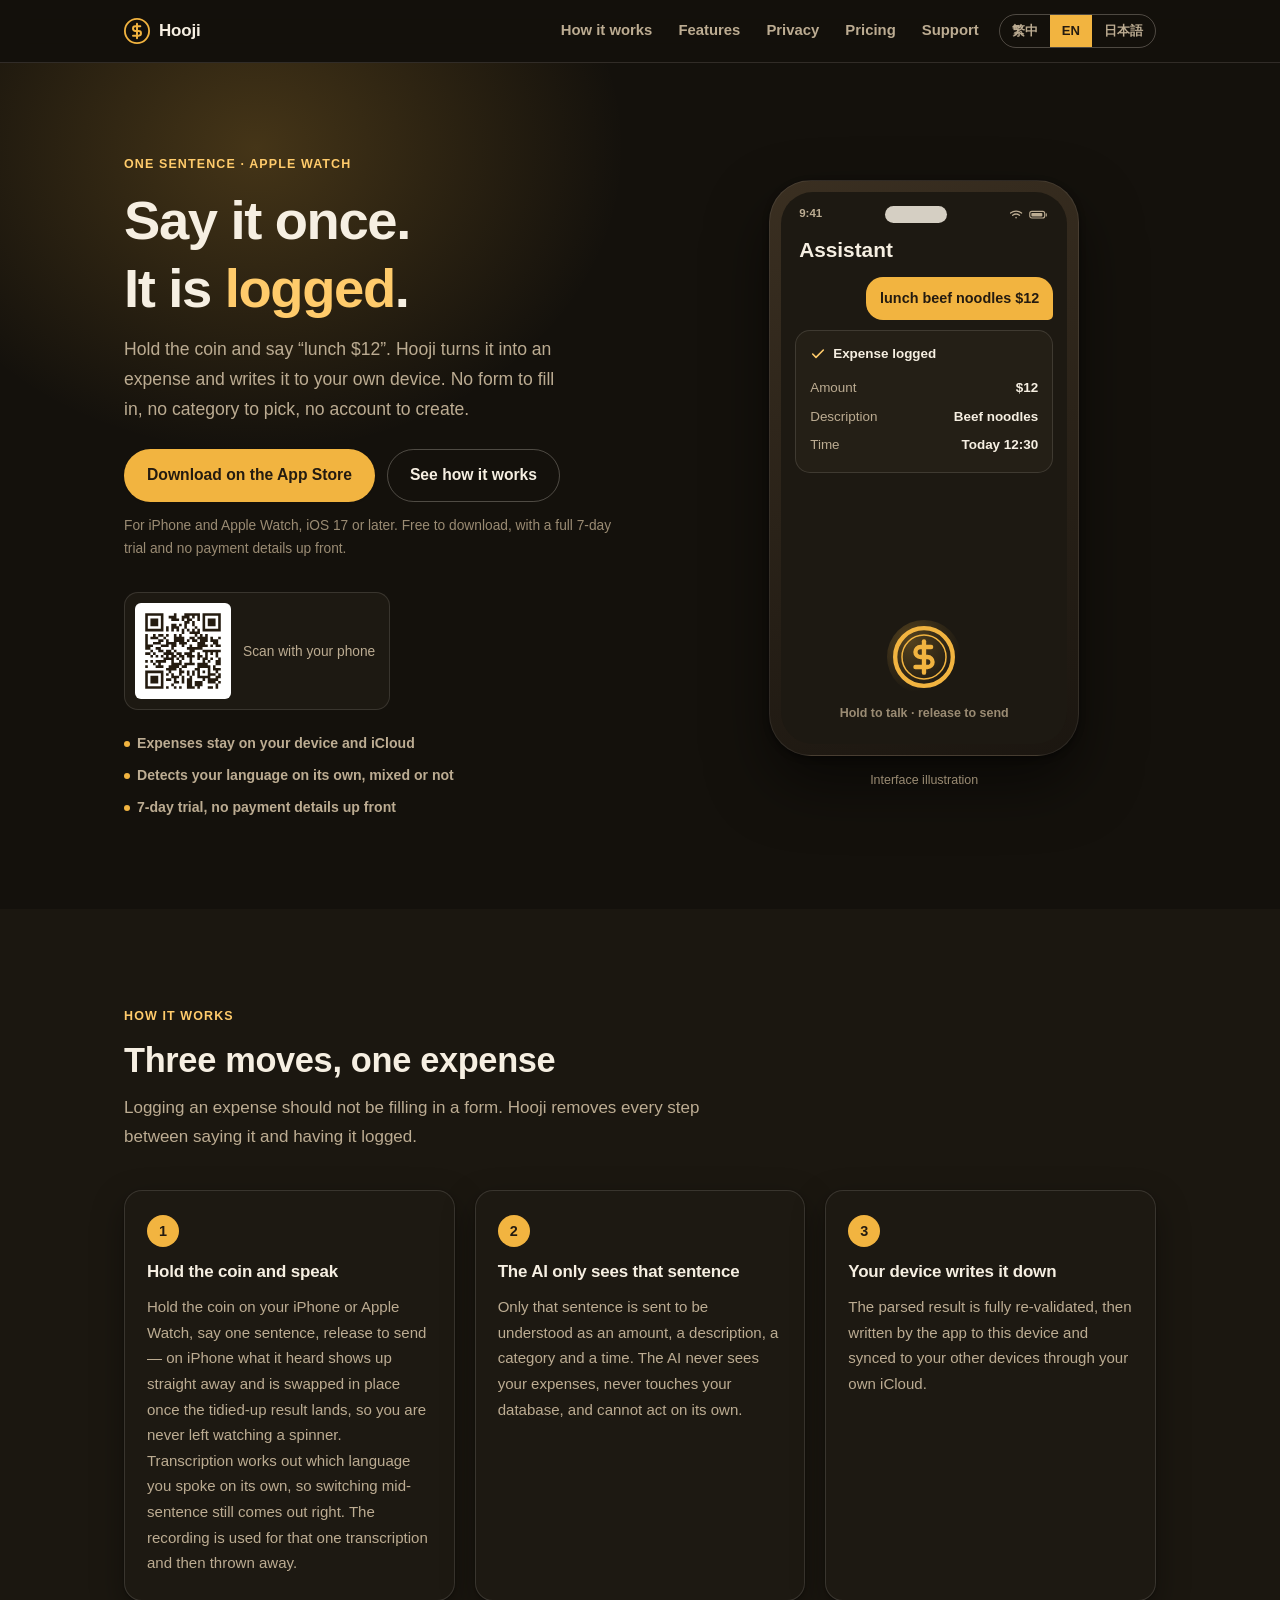
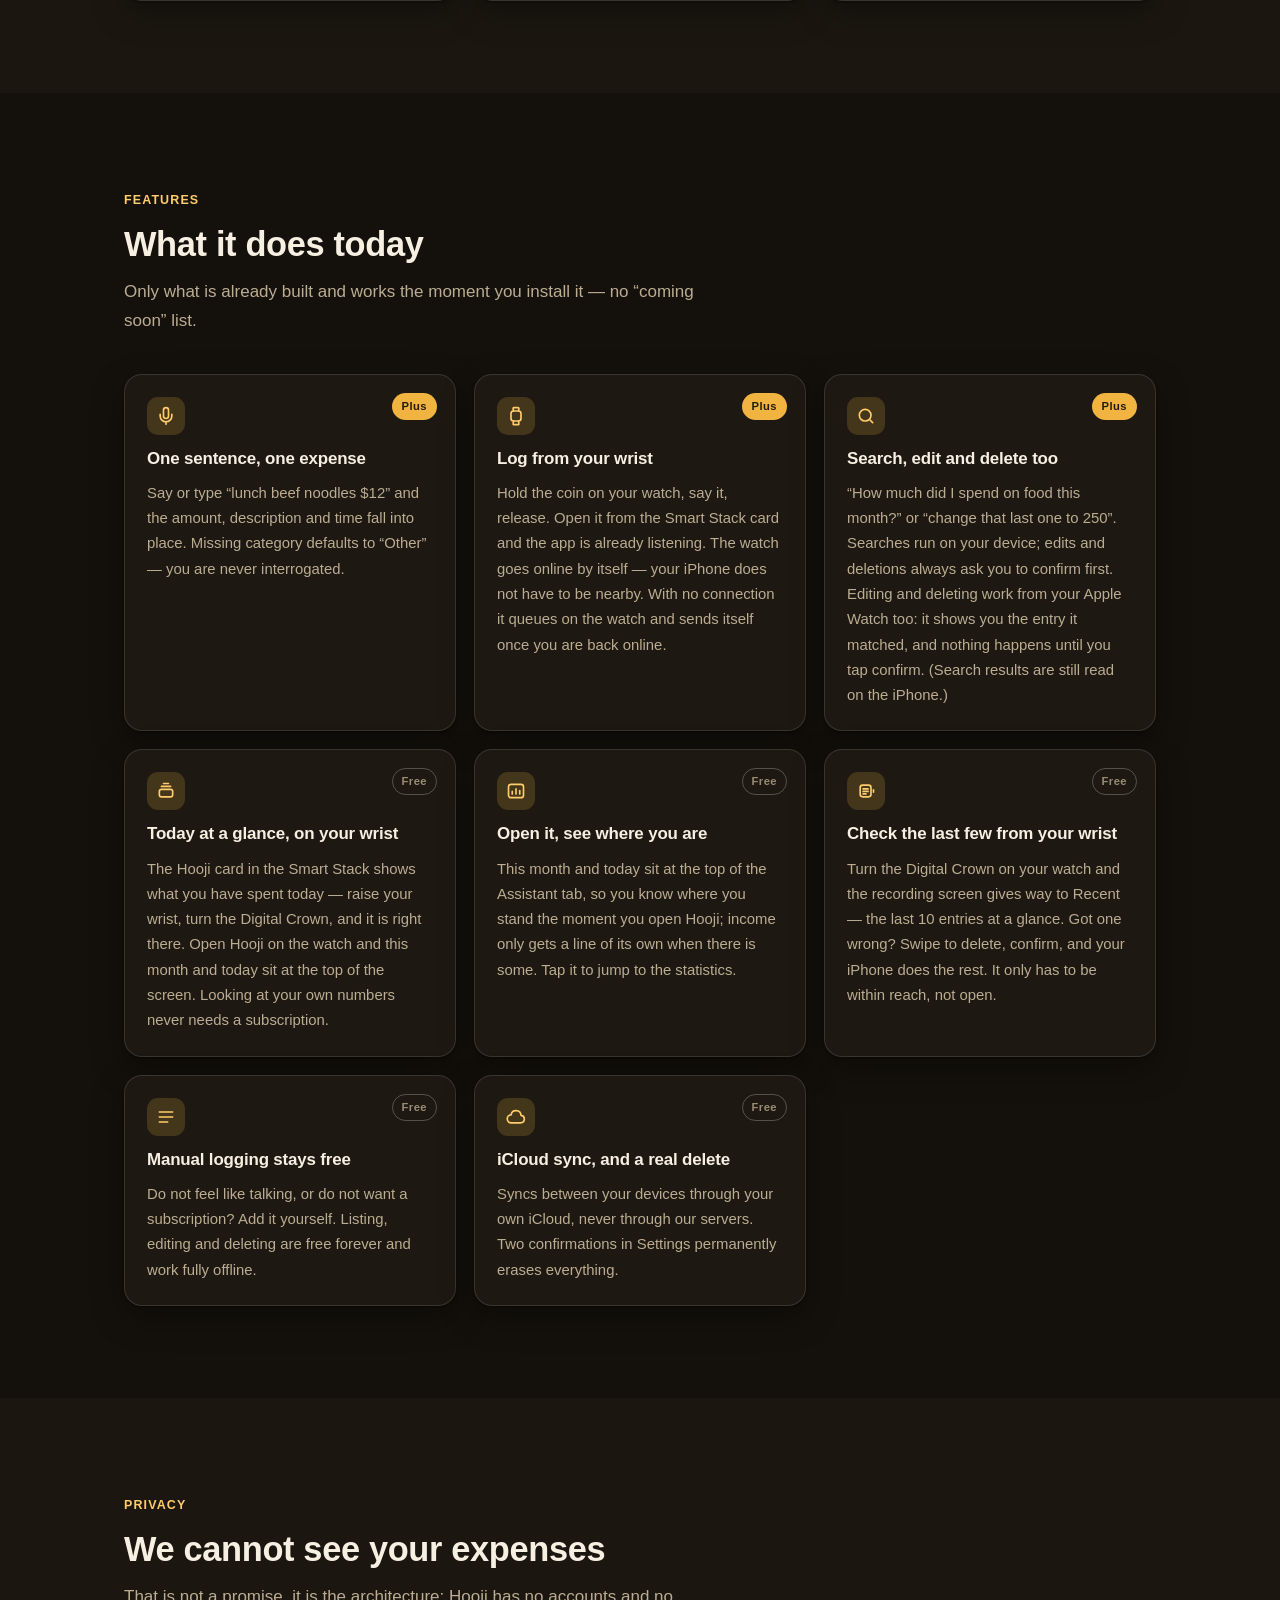
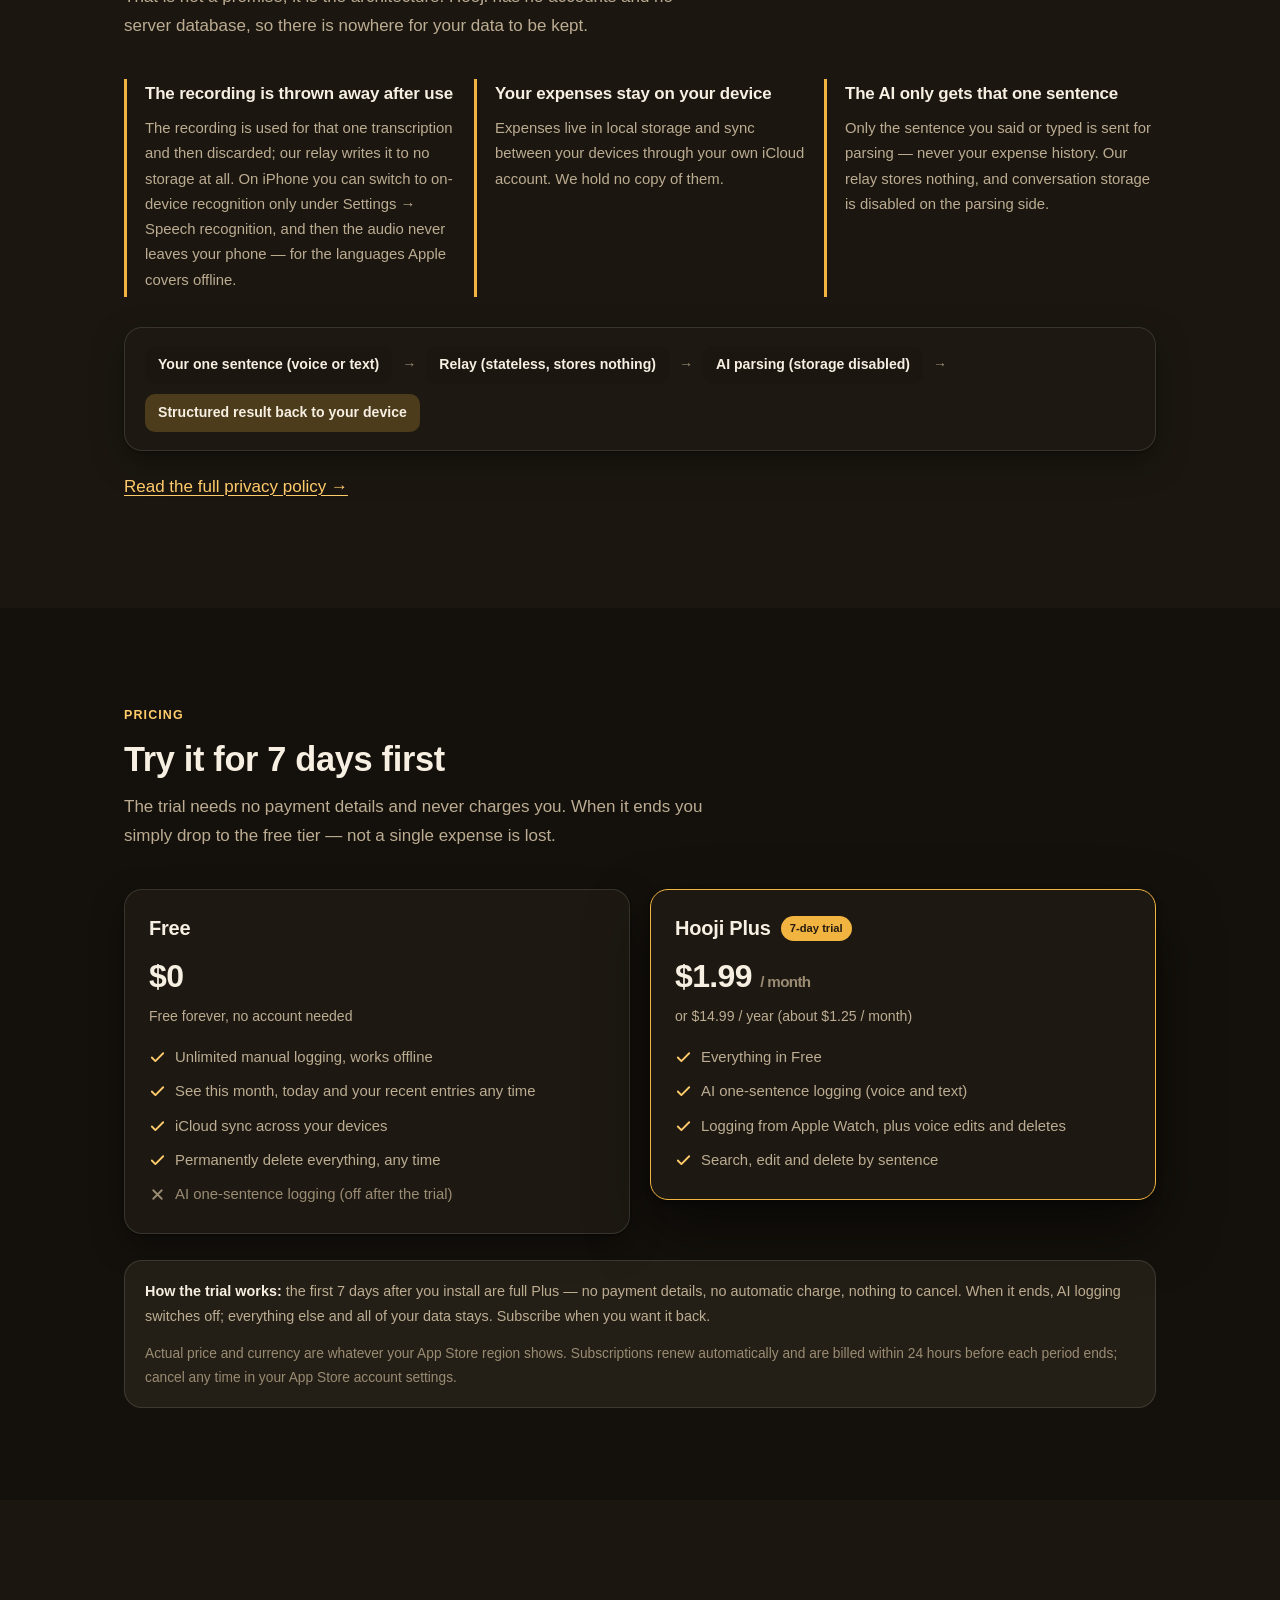
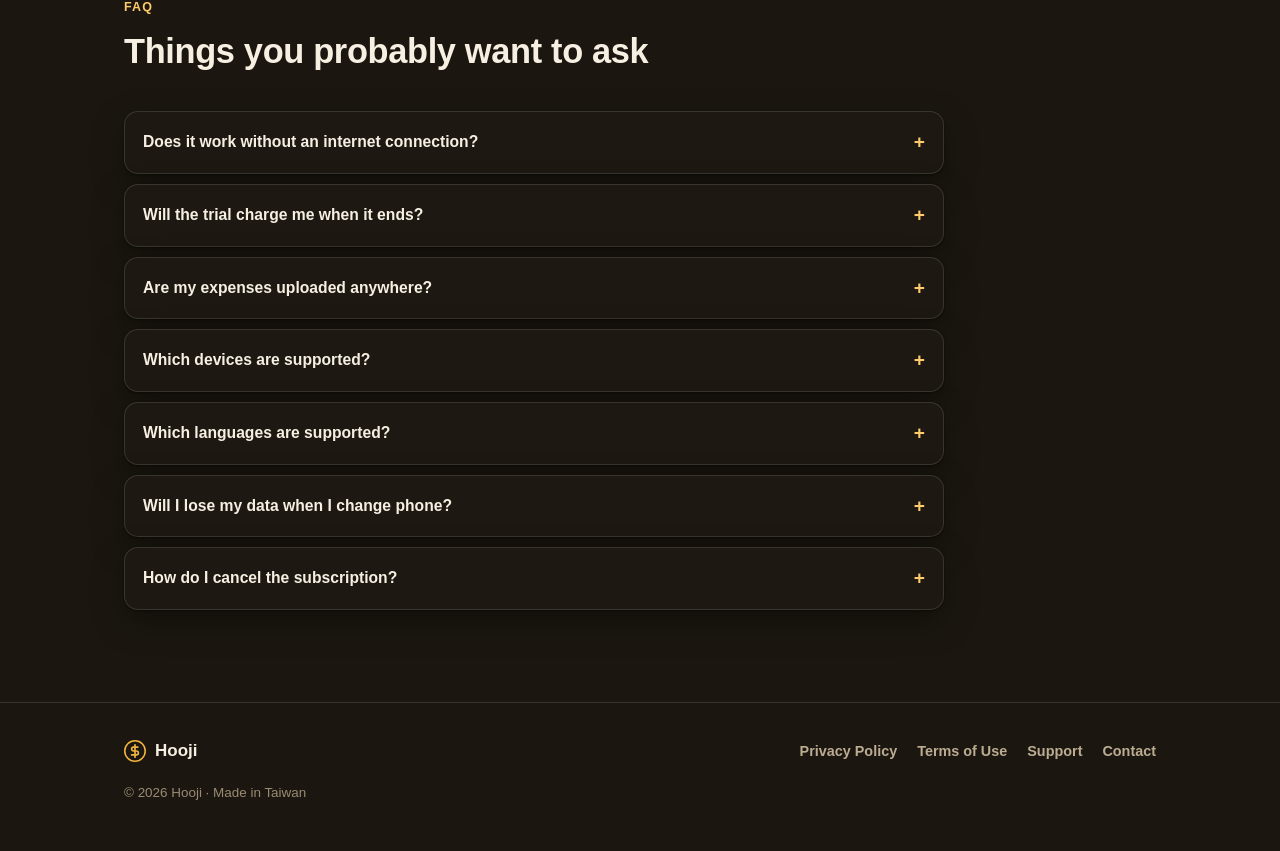
<file: index.html>
<!DOCTYPE html>
<!-- 夥計（Hooji）官網。內容只描述「已經實作」的功能——列出未實作項目會踩 App Review 2.3.1。
     上線前待替換項目見 README「上線前替換」。 -->
<html lang="zh-Hant">
<head>
<meta charset="utf-8">
<meta name="viewport" content="width=device-width, initial-scale=1">
<title data-i18n="meta_title">夥計 Hooji — AI 語音記帳，說一句話帳就記好了</title>
<meta name="description" data-i18n-attr="content" data-i18n="meta_desc" content="夥計是 iPhone 與 Apple Watch 上的 AI 語音記帳 App：押住金幣說一句話就完成一筆支出。帳目只存在你的裝置與 iCloud，我們不留存。">
<!-- 官網固定深色（見 style.css 開頭）：工具列跟著底色，用金色會在深色頁面上突兀 -->
<meta name="theme-color" content="#14110c">
<meta property="og:title" data-i18n-attr="content" data-i18n="meta_title" content="夥計 Hooji — AI 語音記帳，說一句話帳就記好了">
<!-- og:description 的 fallback 必須與 meta_desc 逐字相同：爬蟲多半不執行 JS，抓到的就是這一份 -->
<meta property="og:description" data-i18n-attr="content" data-i18n="meta_desc" content="夥計是 iPhone 與 Apple Watch 上的 AI 語音記帳 App：押住金幣說一句話就完成一筆支出。帳目只存在你的裝置與 iCloud，我們不留存。">
<meta property="og:type" content="website">
<!-- og:image／og:url 必須是絕對網址，社群平台的爬蟲不會解析相對路徑。換自訂網域時這兩行要一起改。 -->
<meta property="og:url" content="https://chshlingit.github.io/hooji-site/">
<meta property="og:image" content="https://chshlingit.github.io/hooji-site/assets/og.png">
<meta name="twitter:card" content="summary_large_image">
<link rel="icon" href="assets/favicon.svg" type="image/svg+xml">
<link rel="apple-touch-icon" href="assets/apple-touch-icon.png">
<link rel="stylesheet" href="style.css">
</head>
<body>

<header class="site">
  <div class="wrap">
    <a class="brand" href="#top">
      <svg class="coin" viewBox="0 0 100 100" fill="none" stroke="currentColor" stroke-linecap="round" aria-hidden="true">
        <circle cx="50" cy="50" r="46.5" stroke-width="7"/>
        <path d="M 50 21.95 V 78.05" stroke-width="7.6"/>
        <path d="M 62.75 32.15 H 43.625 A 8.925 8.925 0 0 0 43.625 50 H 56.375 A 8.925 8.925 0 0 1 56.375 67.85 H 34.7" stroke-width="7.6"/>
      </svg>
      <span data-i18n="brand">夥計</span><span class="en-name" data-i18n="brand_sub">Hooji</span>
    </a>
    <nav class="top">
      <a href="#how" data-i18n="nav_how">怎麼運作</a>
      <a href="#features" data-i18n="nav_features">功能</a>
      <a href="#privacy" data-i18n="nav_privacy">隱私</a>
      <a href="#pricing" data-i18n="nav_pricing">方案</a>
      <a href="support.html" data-i18n="nav_support">支援</a>
      <span class="lang-switch" role="group" aria-label="Language">
        <button type="button" data-lang="zh">繁中</button>
        <button type="button" data-lang="en">EN</button>
        <button type="button" data-lang="ja">日本語</button>
      </span>
    </nav>
  </div>
</header>

<!-- ============ HERO ============ -->
<section class="hero" id="top">
  <div class="wrap hero-grid">
    <div class="hero-copy">
      <span class="eyebrow" data-i18n="hero_eyebrow">一句話記帳 · Apple Watch</span>
      <h1 data-i18n-html="hero_h1">說一句話，<br><span class="hl">帳就記好了</span>。</h1>
      <p class="tag" data-i18n="hero_tag">押住金幣說「午餐 120」，夥計就把它整理成一筆支出，寫進你自己的裝置。沒有欄位要填、沒有分類要選、沒有帳號要註冊。</p>
      <p class="cta">
        <a class="btn" href="https://apps.apple.com/app/id6795160570" data-i18n="hero_cta1">在 App Store 下載</a>
        <a class="btn alt" href="#how" data-i18n="hero_cta2">看看怎麼運作</a>
      </p>
      <p class="small" data-i18n="hero_note">iPhone 與 Apple Watch，iOS 17 以上。免費下載，7 天完整試用不必先綁付款。</p>

      <!-- 桌機專用的下載入口。在電腦上開 App Store 連結**永遠不會有安裝按鈕**
           （Mac 裝不了 iPhone App，這是所有 iOS App 的共同情況），桌機訪客
           因此會以為連結壞了。QR 讓他們用手機掃。手機上隱藏（掃自己沒有意義）。 -->
      <div class="qr-hint" aria-hidden="true">
        <img src="assets/appstore-qr.svg" alt="" width="96" height="96" loading="lazy">
        <span data-i18n="hero_qr">用手機掃描下載</span>
      </div>
      <ul class="hero-badges">
        <li><span class="dot"></span><span data-i18n="hero_b1">帳目只存在你的裝置與 iCloud</span></li>
        <li><span class="dot"></span><span data-i18n="hero_b2">自動判斷語言，夾雜著講也聽得準</span></li>
        <li><span class="dot"></span><span data-i18n="hero_b3">7 天試用，不必先綁付款</span></li>
      </ul>
    </div>

    <div class="phone-stage">
      <div>
        <div class="phone" aria-hidden="true">
          <div class="phone-screen">
            <div class="phone-bar">
              <span>9:41</span><span class="notch"></span>
              <span class="status-icons">
                <svg viewBox="0 0 20 14" fill="none" stroke="currentColor" stroke-width="1.6" stroke-linecap="round"><path d="M2 5.2a11 11 0 0 1 14 0M4.6 8a7.4 7.4 0 0 1 8.8 0"/><circle cx="9" cy="11" r="1" fill="currentColor" stroke="none"/></svg>
                <svg viewBox="0 0 26 14" fill="none" stroke="currentColor" stroke-width="1.4"><rect x="1" y="3" width="19" height="8.5" rx="2.6"/><rect x="3" y="5" width="14" height="4.5" rx="1.2" fill="currentColor" stroke="none"/><path d="M22 6v3" stroke-linecap="round"/></svg>
              </span>
            </div>
            <div class="phone-title" data-i18n="ph_title">夥計</div>
            <div class="phone-body">
              <div class="bubble" data-i18n="ph_bubble">今天午餐牛肉麵 180 元</div>
              <div class="rec-card">
                <div class="rc-title">
                  <svg viewBox="0 0 24 24" fill="none" stroke="currentColor" stroke-width="2.4" stroke-linecap="round" stroke-linejoin="round"><path d="M20 6 9 17l-5-5"/></svg>
                  <span data-i18n="ph_card_title">已記下這筆支出</span>
                </div>
                <div class="rec-row"><span data-i18n="ph_amount">金額</span><b data-i18n="ph_amount_v">NT$180</b></div>
                <div class="rec-row"><span data-i18n="ph_desc">內容</span><b data-i18n="ph_desc_v">牛肉麵</b></div>
                <div class="rec-row"><span data-i18n="ph_time">時間</span><b data-i18n="ph_time_v">今天 12:30</b></div>
              </div>
            </div>
            <div class="phone-foot">
              <span class="coin-btn">
                <svg class="coin" viewBox="0 0 100 100" fill="none" stroke="currentColor" stroke-linecap="round">
                  <circle cx="50" cy="50" r="46.5" stroke-width="7"/>
                  <circle cx="50" cy="50" r="35.5" stroke-width="2.4"/>
                  <path d="M 50 24.7 V 75.3" stroke-width="7"/>
                  <path d="M 61.5 33.9 H 44.25 A 8.05 8.05 0 0 0 44.25 50 H 55.75 A 8.05 8.05 0 0 1 55.75 66.1 H 36.2" stroke-width="7"/>
                </svg>
              </span>
              <span class="hold-hint" data-i18n="ph_hold">押住說話 · 放開就送出</span>
            </div>
          </div>
        </div>
        <p class="phone-caption" data-i18n="ph_caption">介面示意圖</p>
      </div>
    </div>
  </div>
</section>

<!-- ============ 怎麼運作 ============ -->
<section class="block tint" id="how">
  <div class="wrap">
    <div class="section-head">
      <span class="eyebrow" data-i18n="how_eyebrow">怎麼運作</span>
      <h2 data-i18n="how_h2">三個動作，一筆帳</h2>
      <p class="sub" data-i18n="how_sub">記一筆帳不該是填表。夥計把「說出來」到「記好了」之間的每一步都拿掉。</p>
    </div>
    <div class="steps">
      <div class="step">
        <div class="n">1</div>
        <h3 data-i18n="s1_h">押住金幣，說一句話</h3>
        <p data-i18n="s1_p">在 iPhone 或 Apple Watch 上押住金幣說話，放開就送出——iPhone 上會先把聽到的內容顯示出來，整理好的結果到了再原地換上，不必盯著轉圈。辨識會自動判斷你講的是哪種語言，一句話裡夾雜著講也聽得準；那段錄音只用於這一次辨識，轉成文字後就丟掉。</p>
      </div>
      <div class="step">
        <div class="n">2</div>
        <h3 data-i18n="s2_h">AI 只看到那一句話</h3>
        <p data-i18n="s2_p">只有那句話會送去理解成金額、內容、分類與時間。AI 看不到你的帳目、碰不到你的資料庫，也不能自己動手。</p>
      </div>
      <div class="step">
        <div class="n">3</div>
        <h3 data-i18n="s3_h">你的裝置寫下這筆帳</h3>
        <p data-i18n="s3_p">解析結果經過完整驗證後，由 App 寫進這台裝置，並透過你自己的 iCloud 同步到你的其他裝置。</p>
      </div>
    </div>
  </div>
</section>

<!-- ============ 功能 ============ -->
<section class="block" id="features">
  <div class="wrap">
    <div class="section-head">
      <span class="eyebrow" data-i18n="feat_eyebrow">功能</span>
      <h2 data-i18n="feat_h2">目前做得到的事</h2>
      <p class="sub" data-i18n="feat_sub">這裡只列已經做好、你裝上就能用的功能——沒有「即將推出」的清單。</p>
    </div>
    <div class="cards">
      <div class="card">
        <span class="tier plus">Plus</span>
        <div class="ic"><svg viewBox="0 0 24 24" fill="none" stroke="currentColor" stroke-width="2" stroke-linecap="round" stroke-linejoin="round"><path d="M12 2a3 3 0 0 0-3 3v7a3 3 0 0 0 6 0V5a3 3 0 0 0-3-3z"/><path d="M19 10v2a7 7 0 0 1-14 0v-2M12 19v3"/></svg></div>
        <h3 data-i18n="f1_h">一句話記帳</h3>
        <p data-i18n="f1_p">說或打一句「午餐牛肉麵 180」，金額、內容、時間自動就位。缺分類就用「其他」，不會回頭問你一堆問題。</p>
      </div>
      <div class="card">
        <span class="tier plus">Plus</span>
        <div class="ic"><svg viewBox="0 0 24 24" fill="none" stroke="currentColor" stroke-width="2" stroke-linecap="round" stroke-linejoin="round"><rect x="6" y="6" width="12" height="12" rx="3"/><path d="M9 6 8.5 2.8A1 1 0 0 1 9.5 2h5a1 1 0 0 1 1 1.2L15 6M9 18l-.5 3.2a1 1 0 0 0 1 1.2h5a1 1 0 0 0 1-1.2L15 18"/></svg></div>
        <h3 data-i18n="f2_h">Apple Watch 抬手就記</h3>
        <p data-i18n="f2_p">錶面上押住金幣說一句，放開就送出；從 Smart Stack 卡片點進來時，App 會直接開始聽。手錶自己連網完成辨識，iPhone 不必在旁邊；沒有網路時先留在手錶上排隊，回到線上自動送出。</p>
      </div>
      <div class="card">
        <span class="tier plus">Plus</span>
        <div class="ic"><svg viewBox="0 0 24 24" fill="none" stroke="currentColor" stroke-width="2" stroke-linecap="round" stroke-linejoin="round"><circle cx="11" cy="11" r="7"/><path d="m20 20-3.5-3.5"/></svg></div>
        <h3 data-i18n="f4_h">也能查、能改、能刪</h3>
        <p data-i18n="f4_p">「這個月吃飯花多少？」、「把剛剛那筆改成 250」。查詢在你的裝置上跑；修改與刪除一定先讓你確認才動手。修改與刪除在 Apple Watch 上說也可以：錶上會先秀出比對到的那一筆，按下確認才執行（查詢結果仍要在 iPhone 上看）。</p>
      </div>
      <!-- 以下四張是免費層：看自己的數字與手動記帳不經 AI 權益判斷
           （AccessLevel.isAIEnabled 只擋 AI 一句話記帳）。徽章別跟著手錶／AI 一起標成 Plus。 -->
      <div class="card">
        <span class="tier" data-i18n="tier_free">免費</span>
        <div class="ic"><svg viewBox="0 0 24 24" fill="none" stroke="currentColor" stroke-width="2" stroke-linecap="round" stroke-linejoin="round"><rect x="4" y="10" width="16" height="9" rx="2.5"/><path d="M6.5 6.5h11M9 3h6"/></svg></div>
        <h3 data-i18n="f3_h">今天花多少，抬腕就看到</h3>
        <p data-i18n="f3_p">夥計的 Smart Stack 卡片把今天花了多少放在錶面上，抬腕轉一下數位錶冠就看到。打開手錶上的夥計，本月與今日的金額也在最上面——看自己的數字不必訂閱。</p>
      </div>
      <div class="card">
        <span class="tier" data-i18n="tier_free">免費</span>
        <div class="ic"><svg viewBox="0 0 24 24" fill="none" stroke="currentColor" stroke-width="2" stroke-linecap="round" stroke-linejoin="round"><rect x="3" y="4" width="18" height="16" rx="3"/><path d="M7.5 15.5v-3M12 15.5v-6M16.5 15.5v-4"/></svg></div>
        <h3 data-i18n="f7_h">打開就看到現在花多少</h3>
        <p data-i18n="f7_p">夥計分頁最上面常駐本月與今日的支出，打開 App 一眼就知道現在的狀況；有收入才會另外列一行。點一下就跳到統計，看分類佔比與趨勢。</p>
      </div>
      <div class="card">
        <span class="tier" data-i18n="tier_free">免費</span>
        <div class="ic"><svg viewBox="0 0 24 24" fill="none" stroke="currentColor" stroke-width="2" stroke-linecap="round" stroke-linejoin="round"><rect x="5" y="5" width="13" height="14" rx="3"/><path d="M8.5 9.5h6M8.5 12.5h6M8.5 15.5h3.5M21 10.5v3"/></svg></div>
        <h3 data-i18n="f8_h">手錶上核對剛剛那筆</h3>
        <p data-i18n="f8_p">在手錶上轉一下數位錶冠，就從錄音畫面切到「最近記錄」，最近 10 筆一目了然。記錯了就左滑刪除，確認之後由 iPhone 完成——手錶和 iPhone 連得上就行，不必打開 App。</p>
      </div>
      <div class="card">
        <span class="tier" data-i18n="tier_free">免費</span>
        <div class="ic"><svg viewBox="0 0 24 24" fill="none" stroke="currentColor" stroke-width="2" stroke-linecap="round" stroke-linejoin="round"><path d="M4 6h16M4 12h16M4 18h10"/></svg></div>
        <h3 data-i18n="f5_h">手動記帳永遠免費</h3>
        <p data-i18n="f5_p">不想開口、或不想訂閱，就自己新增一筆。清單、編輯、刪除完全免費，也完全離線可用。</p>
      </div>
      <div class="card">
        <span class="tier" data-i18n="tier_free">免費</span>
        <div class="ic"><svg viewBox="0 0 24 24" fill="none" stroke="currentColor" stroke-width="2" stroke-linecap="round" stroke-linejoin="round"><path d="M17.5 19a4.5 4.5 0 0 0 .5-8.97A6 6 0 0 0 6.1 9.4 4 4 0 0 0 6.5 19h11z"/></svg></div>
        <h3 data-i18n="f6_h">iCloud 同步，說刪就刪</h3>
        <p data-i18n="f6_p">用你自己的 iCloud 在裝置之間同步，不經過我們的伺服器。設定裡按兩下確認，就能永久刪光所有資料。</p>
      </div>
    </div>
  </div>
</section>

<!-- ============ 隱私 ============ -->
<section class="block tint" id="privacy">
  <div class="wrap">
    <div class="section-head">
      <span class="eyebrow" data-i18n="pri_eyebrow">隱私</span>
      <h2 data-i18n="pri_h2">我們看不到你的帳</h2>
      <p class="sub" data-i18n="pri_sub">這不是承諾，是架構決定的：夥計沒有帳號系統，也沒有伺服器資料庫，想留存也無處可留。</p>
    </div>
    <div class="privacy-grid">
      <div class="p-item">
        <h3 data-i18n="pri1_h">錄音用完就丟</h3>
        <p data-i18n="pri1_p">那段錄音只用於當次辨識，轉成文字後就丟掉，中繼服務不寫入任何儲存。iPhone 上可在「設定 → 語音辨識」改成只用裝置端辨識，錄音就完全不離開手機（限 Apple 離線辨識支援的語言）。</p>
      </div>
      <div class="p-item">
        <h3 data-i18n="pri2_h">帳目不離開你的裝置</h3>
        <p data-i18n="pri2_p">支出存在裝置本機，並透過你自己的 iCloud 帳號在你的裝置之間同步。我們沒有你的帳目副本。</p>
      </div>
      <div class="p-item">
        <h3 data-i18n="pri3_h">AI 只拿到那一句話</h3>
        <p data-i18n="pri3_p">送去解析的只有你說（或打）的那一句話，不含你的任何歷史帳目。中繼服務不保存內容，解析端也關閉了對話保存。</p>
      </div>
    </div>
    <div class="flow" aria-hidden="true">
      <span class="node" data-i18n="fl1">你的那一句話（語音或文字）</span><span class="arr">→</span>
      <span class="node" data-i18n="fl2">中繼（無狀態、不保存）</span><span class="arr">→</span>
      <span class="node" data-i18n="fl3">AI 解析（關閉對話保存）</span><span class="arr">→</span>
      <span class="node hot" data-i18n="fl4">結構化結果寫回你的裝置</span>
    </div>
    <p style="margin-top:22px"><a href="privacy.html" data-i18n="pri_link">閱讀完整隱私權政策 →</a></p>
  </div>
</section>

<!-- ============ 方案 ============ -->
<section class="block" id="pricing">
  <div class="wrap">
    <div class="section-head">
      <span class="eyebrow" data-i18n="pr_eyebrow">方案</span>
      <h2 data-i18n="pr_h2">先用 7 天，再決定</h2>
      <p class="sub" data-i18n="pr_sub">試用不必先綁付款方式，也不會自動扣款。到期只是降級成免費層，資料一筆都不會少。</p>
    </div>
    <div class="plans">
      <div class="plan">
        <div class="plan-name"><h3 data-i18n="pr_free">免費</h3></div>
        <div class="price" data-i18n="pr_free_price">NT$0</div>
        <div class="price-alt" data-i18n="pr_free_note">永久免費，不需要帳號</div>
        <ul>
          <li><svg viewBox="0 0 24 24" fill="none" stroke="currentColor" stroke-width="2.6" stroke-linecap="round" stroke-linejoin="round"><path d="M20 6 9 17l-5-5"/></svg><span data-i18n="pr_f1">手動記帳無限，離線可用</span></li>
          <li><svg viewBox="0 0 24 24" fill="none" stroke="currentColor" stroke-width="2.6" stroke-linecap="round" stroke-linejoin="round"><path d="M20 6 9 17l-5-5"/></svg><span data-i18n="pr_f5">本月／今日與最近記錄隨時看得到</span></li>
          <li><svg viewBox="0 0 24 24" fill="none" stroke="currentColor" stroke-width="2.6" stroke-linecap="round" stroke-linejoin="round"><path d="M20 6 9 17l-5-5"/></svg><span data-i18n="pr_f2">iCloud 跨裝置同步</span></li>
          <li><svg viewBox="0 0 24 24" fill="none" stroke="currentColor" stroke-width="2.6" stroke-linecap="round" stroke-linejoin="round"><path d="M20 6 9 17l-5-5"/></svg><span data-i18n="pr_f3">隨時永久刪除全部資料</span></li>
          <li class="off"><svg viewBox="0 0 24 24" fill="none" stroke="currentColor" stroke-width="2.6" stroke-linecap="round" stroke-linejoin="round"><path d="M18 6 6 18M6 6l12 12"/></svg><span data-i18n="pr_f4">AI 一句話記帳（試用期後關閉）</span></li>
        </ul>
      </div>
      <div class="plan featured">
        <div class="plan-name"><h3 data-i18n="pr_plus">夥計 Plus</h3><span class="badge" data-i18n="pr_badge">7 天試用</span></div>
        <!-- 金額本身要有自己的 i18n 鍵：中文版標台幣、英文版標美元。
             不能把 data-i18n 掛在外層 .price（textContent 會把 <small> 洗掉）。 -->
        <div class="price"><span data-i18n="pr_monthly_price">NT$60</span> <small data-i18n="pr_permonth">/ 月</small></div>
        <div class="price-alt" data-i18n="pr_yearly">或 NT$490 / 年（約 NT$41 / 月）</div>
        <ul>
          <li><svg viewBox="0 0 24 24" fill="none" stroke="currentColor" stroke-width="2.6" stroke-linecap="round" stroke-linejoin="round"><path d="M20 6 9 17l-5-5"/></svg><span data-i18n="pr_p1">免費方案的一切</span></li>
          <li><svg viewBox="0 0 24 24" fill="none" stroke="currentColor" stroke-width="2.6" stroke-linecap="round" stroke-linejoin="round"><path d="M20 6 9 17l-5-5"/></svg><span data-i18n="pr_p2">AI 一句話記帳（語音與文字）</span></li>
          <li><svg viewBox="0 0 24 24" fill="none" stroke="currentColor" stroke-width="2.6" stroke-linecap="round" stroke-linejoin="round"><path d="M20 6 9 17l-5-5"/></svg><span data-i18n="pr_p3">Apple Watch 記帳，並用一句話修改、刪除</span></li>
          <li><svg viewBox="0 0 24 24" fill="none" stroke="currentColor" stroke-width="2.6" stroke-linecap="round" stroke-linejoin="round"><path d="M20 6 9 17l-5-5"/></svg><span data-i18n="pr_p5">用一句話查詢、修改、刪除</span></li>
        </ul>
      </div>
    </div>
    <div class="trial-note">
      <p data-i18n-html="pr_trial"><strong>試用怎麼算：</strong>第一次安裝後 7 天內是完整的 Plus，不必先綁付款方式、不會自動扣款、也不用取消。到期後 AI 記帳關閉，其餘功能與全部資料留著，想要再訂閱。</p>
      <p class="small" style="margin:0" data-i18n="pr_price_note">實際價格與幣別以你的 App Store 地區顯示為準。訂閱為自動續訂，於每期結束前 24 小時內扣款，可隨時在 App Store 帳號設定取消。</p>
    </div>
  </div>
</section>

<!-- ============ FAQ ============ -->
<section class="block tint" id="faq">
  <div class="wrap">
    <div class="section-head">
      <span class="eyebrow" data-i18n="faq_eyebrow">常見問題</span>
      <h2 data-i18n="faq_h2">你可能想先問的</h2>
    </div>
    <div class="faq">
      <details>
        <summary data-i18n="q1">沒有網路可以用嗎？</summary>
        <p data-i18n="a1">手動記帳、瀏覽與編輯完全離線可用。AI 一句話記帳需要連線——那句話必須送出去才能被理解。</p>
      </details>
      <details>
        <summary data-i18n="q2">試用到期會自動扣款嗎？</summary>
        <p data-i18n="a2">不會。試用完全不需要付款方式，到期直接降級成免費層，不必記得取消。</p>
      </details>
      <details>
        <summary data-i18n="q3">我的帳目會被上傳嗎？</summary>
        <p data-i18n="a3">不會。離開裝置的只有你當次說的那一句話——語音記帳時是那段短錄音，辨識完就丟。金額、商家、分類這些紀錄只存在你的裝置與你自己的 iCloud。</p>
      </details>
      <details>
        <summary data-i18n="q4">支援哪些裝置？</summary>
        <p data-i18n="a4">iPhone（iOS 17 以上）與 Apple Watch（watchOS 10 以上）。手錶記帳只需要手錶能連上網路，iPhone 不必在旁邊；用語音修改、刪除，或在手錶上刪掉某一筆，則需要手錶和 iPhone 連得上（iPhone 不必打開 App）。</p>
      </details>
      <details>
        <summary data-i18n="q5">支援哪些語言？</summary>
        <p data-i18n="a5">介面提供繁體中文、英文與日文。語音辨識會自動判斷你講的是哪種語言，夾雜多種語言也聽得準；AI 解析看得懂日常說法，例如「午餐 120」「lunch 120」或「ランチ 980円」。</p>
      </details>
      <details>
        <summary data-i18n="q6">換手機資料會不見嗎？</summary>
        <p data-i18n="a6">只要登入同一個 iCloud 帳號，資料會自動同步到新裝置。因為沒有帳號系統，也就沒有密碼可以忘記。</p>
      </details>
      <details>
        <summary data-i18n="q7">要怎麼取消訂閱？</summary>
        <p data-i18n="a7">在 App 內「設定 → 管理訂閱」，或 iPhone 的「設定 → 你的名字 → 訂閱項目」。取消後仍可使用到當期結束。</p>
      </details>
    </div>
  </div>
</section>

<footer class="site">
  <div class="wrap">
    <div class="f-brand">
      <svg class="coin" viewBox="0 0 100 100" fill="none" stroke="currentColor" stroke-linecap="round" aria-hidden="true">
        <circle cx="50" cy="50" r="46.5" stroke-width="7"/>
        <path d="M 50 21.95 V 78.05" stroke-width="7.6"/>
        <path d="M 62.75 32.15 H 43.625 A 8.925 8.925 0 0 0 43.625 50 H 56.375 A 8.925 8.925 0 0 1 56.375 67.85 H 34.7" stroke-width="7.6"/>
      </svg>
      <span data-i18n="brand">夥計</span>
    </div>
    <div class="links">
      <a href="privacy.html" data-i18n="foot_privacy">隱私權政策</a>
      <a href="terms.html" data-i18n="foot_terms">使用條款</a>
      <a href="support.html" data-i18n="foot_support">支援</a>
      <a href="mailto:hooji.app@gmail.com" data-i18n="foot_contact">聯絡我們</a>
    </div>
    <div class="copy" data-i18n="foot_copy">© 2026 夥計 Hooji · 台灣製造</div>
  </div>
</footer>

<script src="i18n.js"></script>
</body>
</html>
</file>
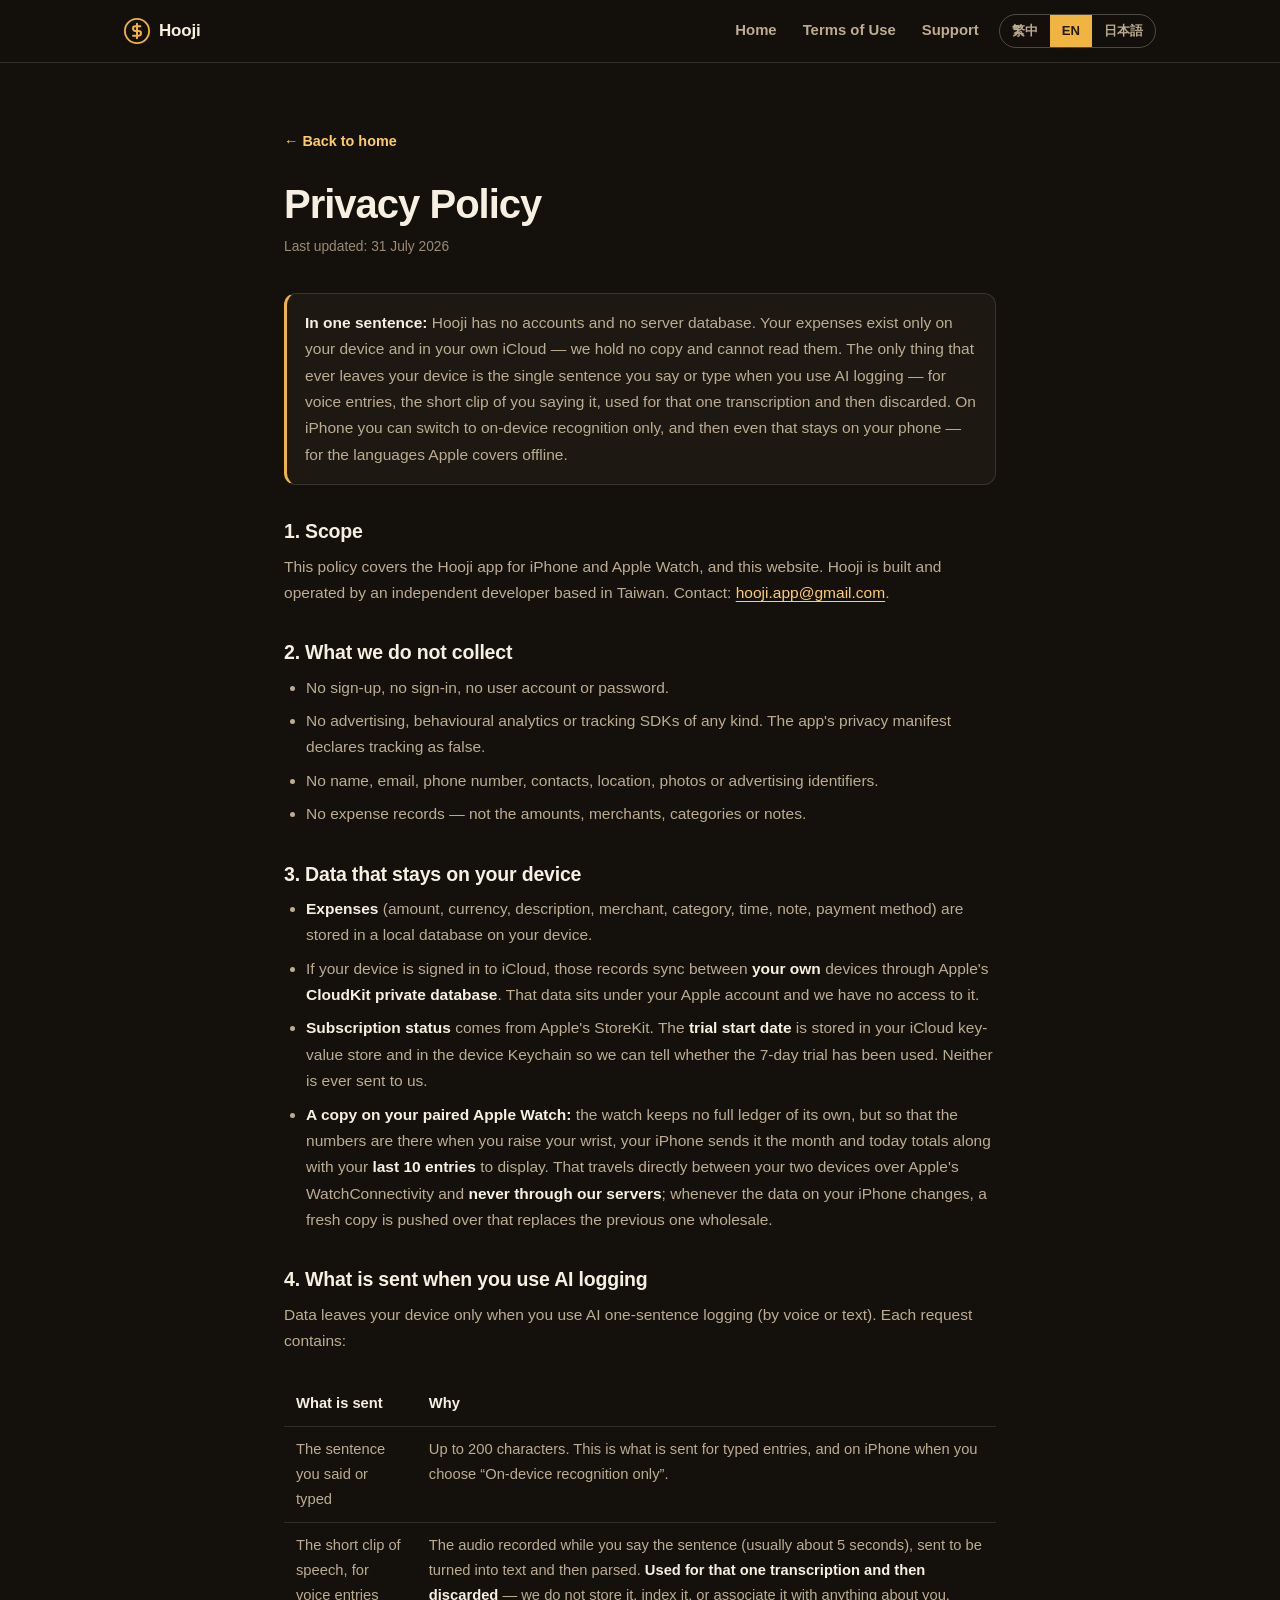
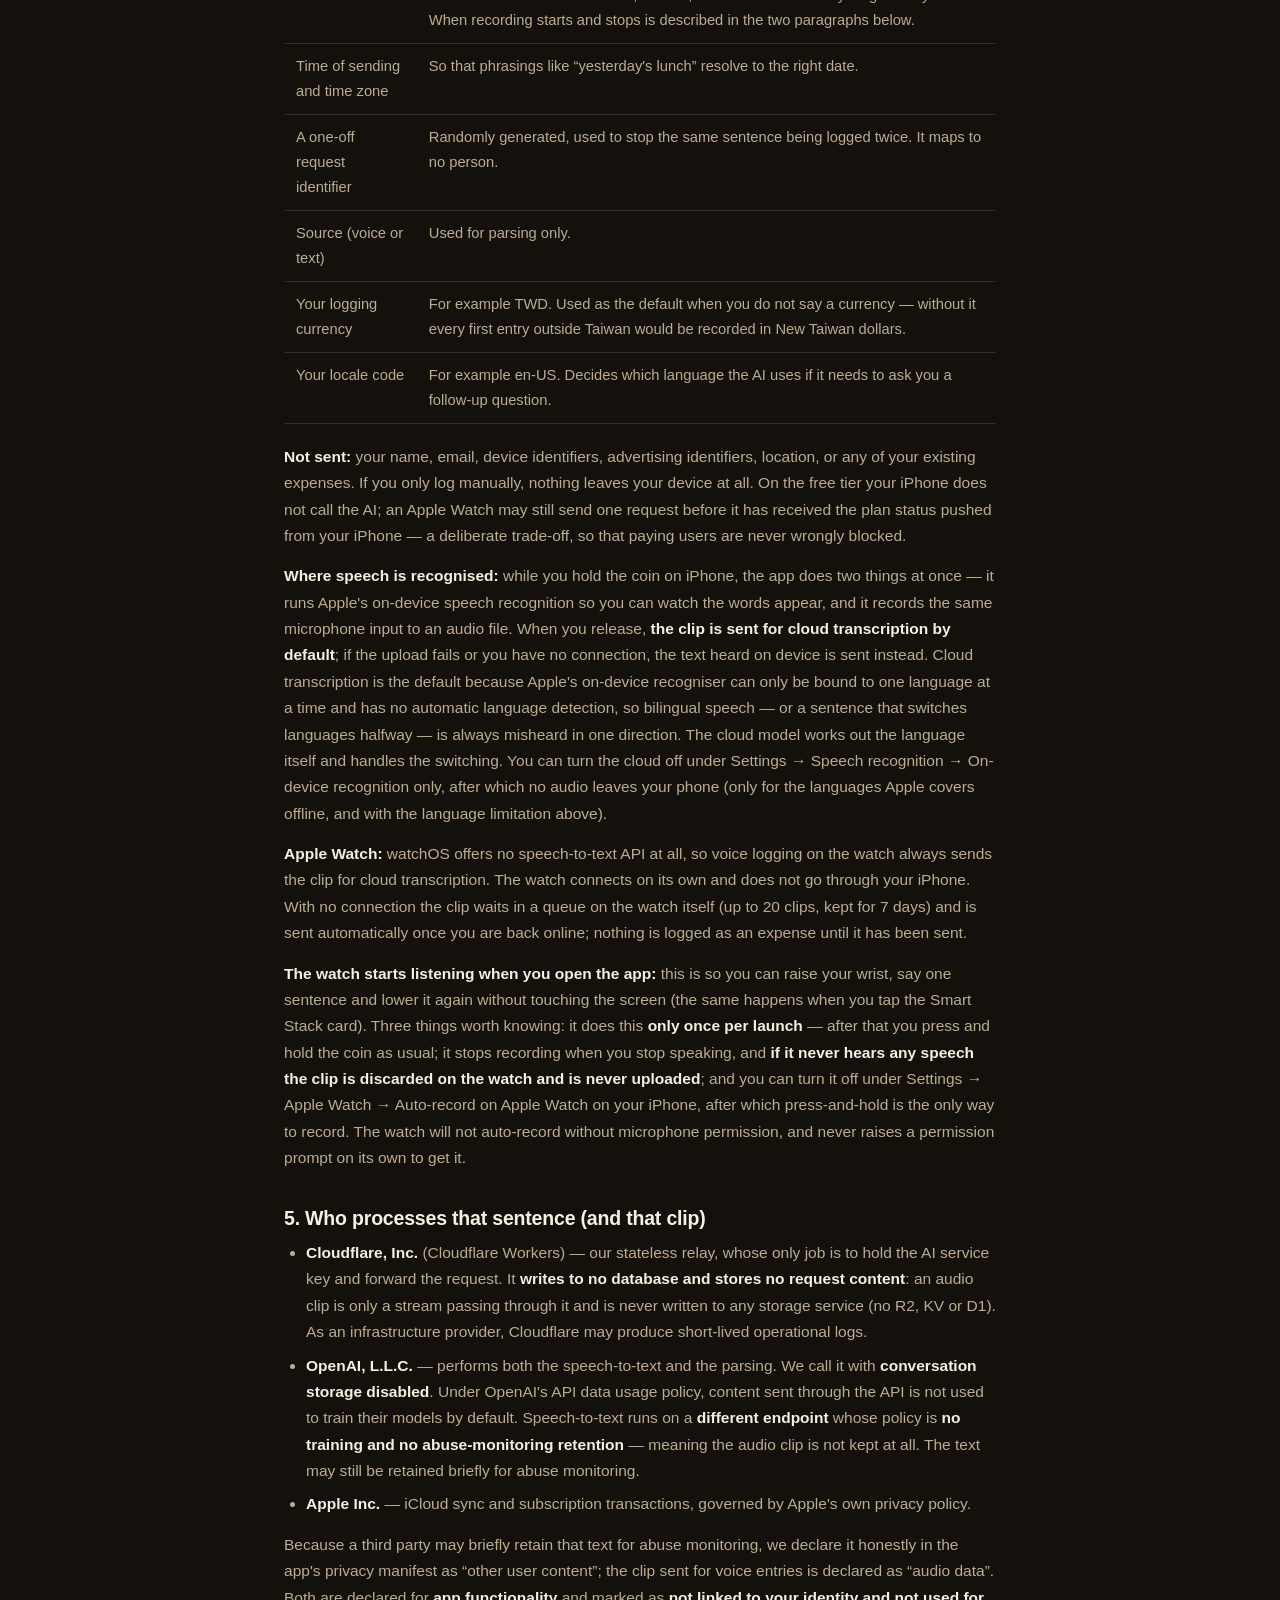
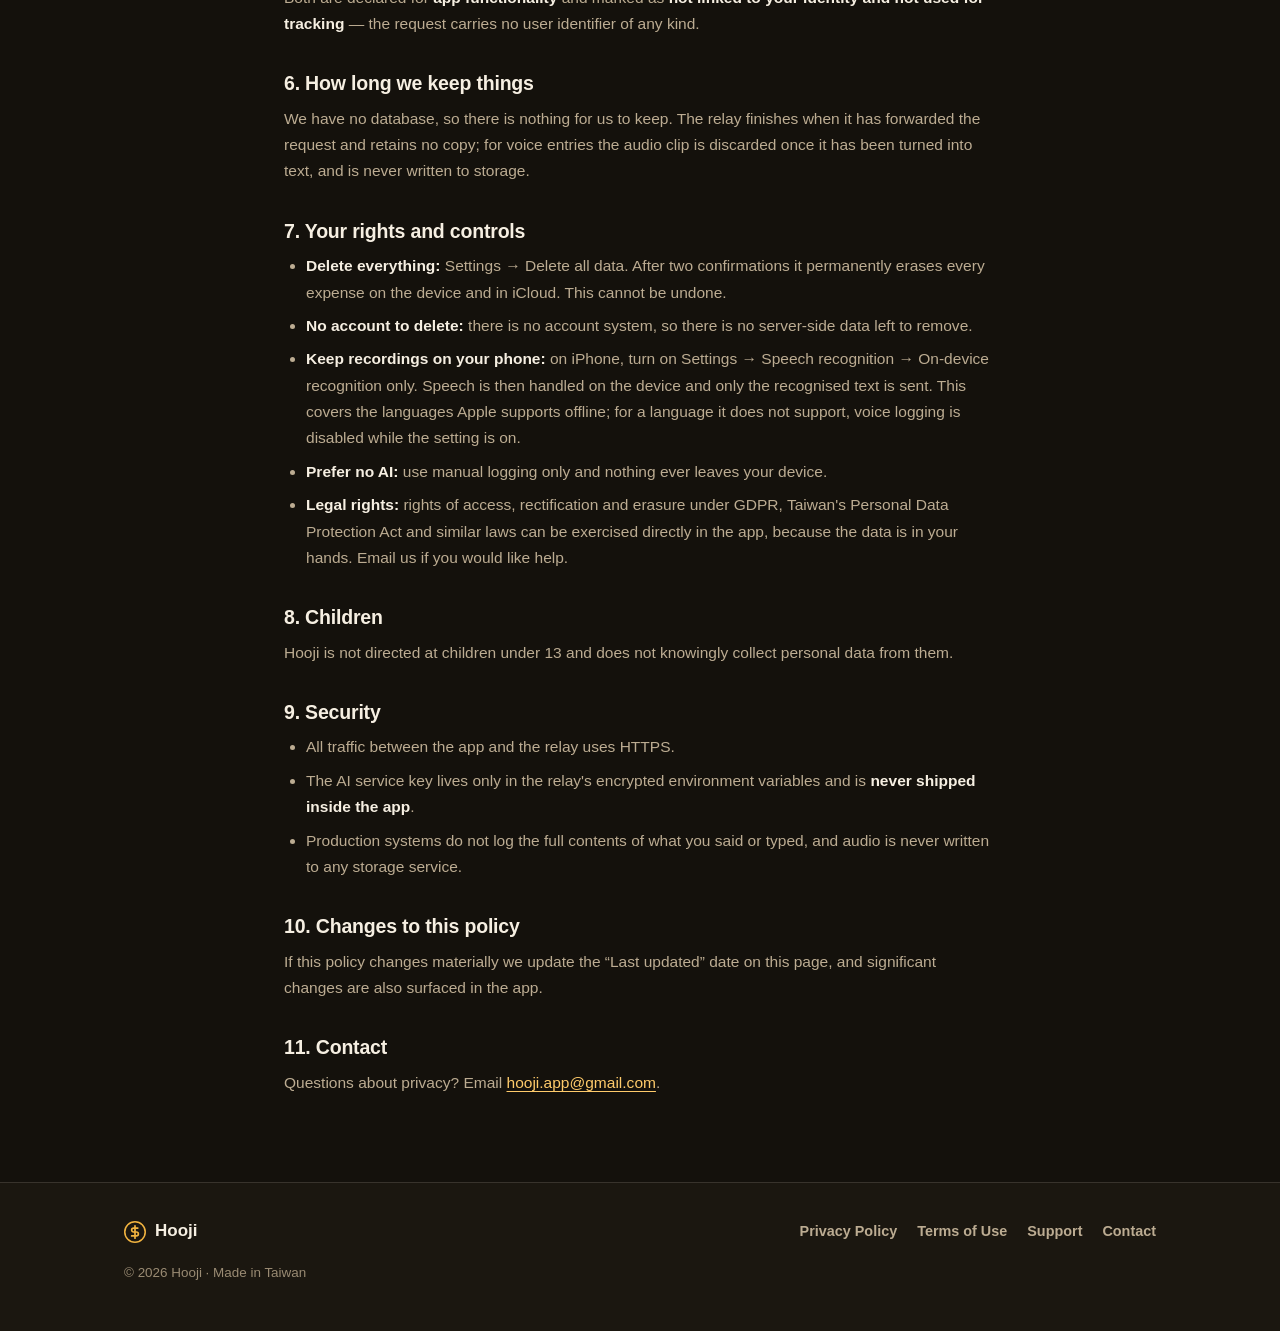
<file: privacy.html>
<!DOCTYPE html>
<!-- 隱私權政策。內容必須與這三處一致：App 內「設定 → 隱私說明」、
     App Store Connect 的隱私問卷、PrivacyInfo.xcprivacy。改這頁時三處一起檢查。 -->
<html lang="zh-Hant">
<head>
<meta charset="utf-8">
<meta name="viewport" content="width=device-width, initial-scale=1">
<title data-i18n="meta_title_privacy">隱私權政策 — 夥計 Hooji</title>
<meta name="description" content="夥計（Hooji）隱私權政策：沒有帳號、沒有伺服器資料庫，帳目只存在你的裝置與你自己的 iCloud。">
<!-- 官網固定深色（見 style.css 開頭）：工具列跟著底色，用金色會在深色頁面上突兀 -->
<meta name="theme-color" content="#14110c">
<link rel="icon" href="assets/favicon.svg" type="image/svg+xml">
<link rel="apple-touch-icon" href="assets/apple-touch-icon.png">
<link rel="stylesheet" href="style.css">
</head>
<body>

<header class="site">
  <div class="wrap">
    <a class="brand" href="index.html">
      <svg class="coin" viewBox="0 0 100 100" fill="none" stroke="currentColor" stroke-linecap="round" aria-hidden="true">
        <circle cx="50" cy="50" r="46.5" stroke-width="7"/>
        <path d="M 50 21.95 V 78.05" stroke-width="7.6"/>
        <path d="M 62.75 32.15 H 43.625 A 8.925 8.925 0 0 0 43.625 50 H 56.375 A 8.925 8.925 0 0 1 56.375 67.85 H 34.7" stroke-width="7.6"/>
      </svg>
      <span data-i18n="brand">夥計</span><span class="en-name" data-i18n="brand_sub">Hooji</span>
    </a>
    <nav class="top">
      <a href="index.html" data-i18n="nav_home">回首頁</a>
      <a href="terms.html" data-i18n="foot_terms">使用條款</a>
      <a href="support.html" data-i18n="nav_support">支援</a>
      <span class="lang-switch" role="group" aria-label="Language">
        <button type="button" data-lang="zh">繁中</button>
        <button type="button" data-lang="en">EN</button>
        <button type="button" data-lang="ja">日本語</button>
      </span>
    </nav>
  </div>
</header>

<article class="doc">
  <div class="wrap">
    <a class="back-link" href="index.html" data-i18n="back_home">← 回首頁</a>

    <!-- ==================== 繁體中文 ==================== -->
    <div data-lang-only="zh">
      <h1>隱私權政策</h1>
      <p class="updated">最後更新：2026 年 7 月 31 日</p>

      <div class="callout">
        <p><strong>一句話總結：</strong>夥計沒有帳號系統，也沒有伺服器資料庫。你的支出紀錄只存在你的裝置與你自己的 iCloud，我們沒有副本、也無從讀取。唯一會離開裝置的，是你在使用 AI 記帳時說（或打）的那一句話——語音記帳時送出的是那一小段錄音，只用於當次辨識、用完即丟；iPhone 上可改成只用裝置端辨識（限 Apple 離線辨識支援的語言）。</p>
      </div>

      <h2>一、適用範圍</h2>
      <p>本政策適用於 iPhone 與 Apple Watch 上的「夥計（Hooji）」App，以及本網站。夥計由位於台灣的個人開發者開發與維運，聯絡方式為 <a href="mailto:hooji.app@gmail.com">hooji.app@gmail.com</a>。</p>

      <h2>二、我們不收集什麼</h2>
      <ul>
        <li>沒有註冊、沒有登入、沒有使用者帳號或密碼。</li>
        <li>不使用任何廣告、行為分析或使用者追蹤 SDK；App 的隱私清單中「追蹤」一欄為否。</li>
        <li>不收集你的姓名、Email、電話、聯絡人、位置、相簿、通訊錄或廣告識別碼。</li>
        <li>不收集你的支出紀錄——包含金額、商家、分類與備註。</li>
      </ul>

      <h2>三、留在你裝置上的資料</h2>
      <ul>
        <li><strong>支出紀錄</strong>（金額、幣別、內容、商家、分類、時間、備註、付款方式）儲存在你裝置的本機資料庫。</li>
        <li>若你的裝置已登入 iCloud，這些紀錄會透過 Apple 的 <strong>CloudKit 私有資料庫</strong>在<strong>你自己的</strong>裝置之間同步。該資料位於你的 Apple 帳號底下，我們沒有存取權限。</li>
        <li><strong>訂閱狀態</strong>由 Apple 的 StoreKit 提供與驗證；<strong>試用起始日期</strong>存放在你的 iCloud 鍵值儲存與本機 Keychain，用來判斷 7 天試用是否已使用過。這兩者都不會傳送給我們。</li>
        <li><strong>配對的 Apple Watch 上的副本</strong>：手錶本身不保存完整帳目，但為了讓你抬腕就看到數字，iPhone 會把本月／今日的合計與<strong>最近 10 筆紀錄</strong>傳到手錶上顯示。這是你的兩台裝置之間由 Apple 的 WatchConnectivity 直接傳送，<strong>不經過我們的伺服器</strong>；iPhone 上的資料一有變動，就會推一份新的過去整包覆蓋。</li>
      </ul>

      <h2>四、使用 AI 記帳時，會送出什麼</h2>
      <p>只有在你使用 AI 一句話記帳（語音或文字）時，才會有資料離開你的裝置。每一次請求包含：</p>
      <div class="table-scroll">
      <table>
        <thead><tr><th>送出的內容</th><th>說明</th></tr></thead>
        <tbody>
          <tr><td>你說（或打）的那一句話</td><td>長度上限 200 字。文字記帳、以及 iPhone 選擇「只用裝置端辨識」時，送出的就是這一行文字。</td></tr>
          <tr><td>語音記帳時的那一小段錄音</td><td>你說那一句話時錄下的短音檔（通常約 5 秒），送去轉成文字後接著解析。<strong>只用於當次辨識，辨識完就丟</strong>，我們不保存、不建立索引，也不與你的任何資料關聯。錄音何時開始、何時停止，見下方兩段說明。</td></tr>
          <tr><td>送出時間與時區</td><td>用來把「昨天午餐」這類說法換算成正確的日期。</td></tr>
          <tr><td>一次性請求識別碼</td><td>隨機產生，用來避免同一句話被重複記成兩筆；不對應到任何人。</td></tr>
          <tr><td>來源（語音／文字）</td><td>僅供解析使用。</td></tr>
          <tr><td>你的記帳幣別</td><td>例如 TWD。你沒說幣別時用它當預設，否則所有非台灣使用者的第一筆帳都會被記成台幣。</td></tr>
          <tr><td>你的語系代碼</td><td>例如 zh-Hant-TW。決定 AI 需要追問時用哪一種語言問你。</td></tr>
        </tbody>
      </table>
      </div>
      <p><strong>不會送出：</strong>你的姓名、Email、裝置識別碼、廣告識別碼、位置，以及你既有的任何一筆支出紀錄。若你只使用手動記帳，則不會有任何內容離開你的裝置。免費層在 iPhone 上不會呼叫 AI；Apple Watch 在尚未收到 iPhone 推來的方案狀態前，可能仍會送出一次——這是刻意的取捨，寧可讓付費使用者不被誤擋。</p>

      <p><strong>語音辨識在哪裡做：</strong>iPhone 押住金幣時，App 會同時做兩件事——用 Apple 的裝置端語音辨識即時把文字顯示在畫面上，以及把同一段麥克風音訊錄成音檔。放開後<strong>預設把音檔送去雲端辨識</strong>；上傳失敗或沒有網路時，改用裝置端已經聽到的文字送出。之所以預設走雲端，是因為 Apple 的裝置端辨識一次只能綁定一種語言、沒有自動偵測語言的模式，雙語使用者、或一句話裡夾雜不同語言的說法必然有一邊聽不準；雲端模型會自動判斷語言並處理語言切換。你可以在 App 內「設定 → 語音辨識 → 只用裝置端辨識」關掉雲端，錄音就完全不會離開你的手機（可用的語言以 Apple 的離線辨識涵蓋範圍為限，辨識品質也受上述限制）。</p>

      <p><strong>Apple Watch：</strong>watchOS 沒有提供任何語音轉文字的 API，因此手錶上的語音記帳一律是把錄音送去雲端辨識。手錶會自己連線，不經過 iPhone。沒有網路時，錄音會暫存在手錶本機的待送佇列（最多 20 筆、保留 7 天），回到線上後自動送出；未送出前不會被記成一筆帳。</p>
      <p><strong>手錶會在你打開 App 時主動開始錄音：</strong>這是為了讓你抬起手腕、講一句、放下就好，全程不必碰螢幕（點 Smart Stack 卡片進來也一樣）。三件事值得你知道：每次打開<strong>只會自動錄第一次</strong>，之後要再記一筆仍是押住金幣；你說完停下來它就結束錄音，<strong>如果從頭到尾沒聽到人聲，那段錄音會直接在手錶上丟掉，不會被上傳</strong>；以及你可以在 iPhone 的「設定 → Apple Watch → 手錶開啟就自動錄音」關掉它，關掉後一律改用押住金幣。手錶未取得麥克風權限時不會自動錄音，也不會為此主動跳出權限請求。</p>

      <h2>五、誰會處理這句話（與那段錄音）</h2>
      <ul>
        <li><strong>Cloudflare, Inc.</strong>（Cloudflare Workers）——我們的無狀態中繼，用途是代為保管 AI 服務金鑰並轉送請求。它<strong>不寫入任何資料庫、不保存請求內容</strong>：音檔在它手上只是一段轉手的串流，不會寫進任何儲存服務（沒有 R2／KV／D1）。作為基礎設施供應商，Cloudflare 可能產生短暫的營運層級日誌。</li>
        <li><strong>OpenAI, L.L.C.</strong>——實際執行語音轉錄與語意解析。<strong>語音轉錄</strong>使用 OpenAI 的音訊轉錄端點，該端點的資料保留政策為<strong>不用於訓練模型（training = No），且不為濫用偵測保留（abuse monitoring = None）</strong>。<strong>語意解析</strong>則呼叫對話模型，我們已設定<strong>關閉對話保存</strong>；依 OpenAI 的 API 資料使用政策，透過 API 傳送的內容預設不會用於訓練模型，但 OpenAI 仍可能為濫用偵測目的短暫保留。</li>
        <li><strong>Apple Inc.</strong>——iCloud 同步與訂閱交易，適用 Apple 自己的隱私權政策。</li>
      </ul>
      <p>正因為第三方可能為濫用偵測短暫保留該段文字，我們在 App 的隱私清單中誠實申報這項為「其他使用者內容」；語音記帳送出的那段錄音則申報為「音訊資料」，用途皆為 <strong>App 功能</strong>。兩者都標示為<strong>未與你的身分連結、且不用於追蹤</strong>——請求本身不帶任何使用者識別碼。</p>

      <h2>六、我們保存多久</h2>
      <p>我們沒有資料庫，因此沒有可保存的內容。中繼在轉送完該次請求後即結束，不留下副本。語音記帳的錄音只在該次請求中被轉成文字，之後即消失，我們手上沒有任何錄音檔。</p>

      <h2>七、你的權利與控制</h2>
      <ul>
        <li><strong>刪除全部資料：</strong>App 內「設定 → 刪除所有資料」，經兩次確認後永久刪除本機與 iCloud 上的所有支出，無法復原。</li>
        <li><strong>沒有帳號要刪：</strong>因為沒有帳號系統，也就沒有需要另行刪除的伺服器資料。</li>
        <li><strong>不想讓錄音離開手機：</strong>iPhone 上到「設定 → 語音辨識」開啟「只用裝置端辨識」，語音就改由裝置端處理，只送出辨識後的文字（限 Apple 離線辨識支援的語言；不支援的語言開啟後語音記帳會停用）。</li>
        <li><strong>不想用 AI：</strong>只使用手動記帳，就不會有任何內容離開裝置。</li>
        <li><strong>法定權利：</strong>你在個人資料保護法、GDPR 等法規下的查詢、更正與刪除權，因資料就在你手上，可直接於 App 內完成；需要協助請來信。</li>
      </ul>

      <h2>八、兒童</h2>
      <p>夥計並非針對 13 歲以下兒童設計，也不會刻意收集兒童的個人資料。</p>

      <h2>九、安全</h2>
      <ul>
        <li>App 與中繼之間一律使用 HTTPS 加密連線。</li>
        <li>AI 服務金鑰只存在中繼的加密環境變數中，<strong>絕不隨 App 散佈</strong>；App 內不含任何 AI 服務金鑰。</li>
        <li>正式環境不記錄完整的語音或文字內容，音檔也不會被寫入任何儲存服務。</li>
      </ul>

      <h2>十、政策變更</h2>
      <p>本政策若有實質變更，會更新本頁的「最後更新」日期；重大變更會另於 App 內告知。</p>

      <h2>十一、聯絡我們</h2>
      <p>對隱私有任何疑問，請寄信到 <a href="mailto:hooji.app@gmail.com">hooji.app@gmail.com</a>。</p>
    </div>

    <!-- ==================== English ==================== -->
    <div data-lang-only="en">
      <h1>Privacy Policy</h1>
      <p class="updated">Last updated: 31 July 2026</p>

      <div class="callout">
        <p><strong>In one sentence:</strong> Hooji has no accounts and no server database. Your expenses exist only on your device and in your own iCloud — we hold no copy and cannot read them. The only thing that ever leaves your device is the single sentence you say or type when you use AI logging — for voice entries, the short clip of you saying it, used for that one transcription and then discarded. On iPhone you can switch to on-device recognition only, and then even that stays on your phone — for the languages Apple covers offline.</p>
      </div>

      <h2>1. Scope</h2>
      <p>This policy covers the Hooji app for iPhone and Apple Watch, and this website. Hooji is built and operated by an independent developer based in Taiwan. Contact: <a href="mailto:hooji.app@gmail.com">hooji.app@gmail.com</a>.</p>

      <h2>2. What we do not collect</h2>
      <ul>
        <li>No sign-up, no sign-in, no user account or password.</li>
        <li>No advertising, behavioural analytics or tracking SDKs of any kind. The app's privacy manifest declares tracking as false.</li>
        <li>No name, email, phone number, contacts, location, photos or advertising identifiers.</li>
        <li>No expense records — not the amounts, merchants, categories or notes.</li>
      </ul>

      <h2>3. Data that stays on your device</h2>
      <ul>
        <li><strong>Expenses</strong> (amount, currency, description, merchant, category, time, note, payment method) are stored in a local database on your device.</li>
        <li>If your device is signed in to iCloud, those records sync between <strong>your own</strong> devices through Apple's <strong>CloudKit private database</strong>. That data sits under your Apple account and we have no access to it.</li>
        <li><strong>Subscription status</strong> comes from Apple's StoreKit. The <strong>trial start date</strong> is stored in your iCloud key-value store and in the device Keychain so we can tell whether the 7-day trial has been used. Neither is ever sent to us.</li>
        <li><strong>A copy on your paired Apple Watch:</strong> the watch keeps no full ledger of its own, but so that the numbers are there when you raise your wrist, your iPhone sends it the month and today totals along with your <strong>last 10 entries</strong> to display. That travels directly between your two devices over Apple's WatchConnectivity and <strong>never through our servers</strong>; whenever the data on your iPhone changes, a fresh copy is pushed over that replaces the previous one wholesale.</li>
      </ul>

      <h2>4. What is sent when you use AI logging</h2>
      <p>Data leaves your device only when you use AI one-sentence logging (by voice or text). Each request contains:</p>
      <div class="table-scroll">
      <table>
        <thead><tr><th>What is sent</th><th>Why</th></tr></thead>
        <tbody>
          <tr><td>The sentence you said or typed</td><td>Up to 200 characters. This is what is sent for typed entries, and on iPhone when you choose “On-device recognition only”.</td></tr>
          <tr><td>The short clip of speech, for voice entries</td><td>The audio recorded while you say the sentence (usually about 5 seconds), sent to be turned into text and then parsed. <strong>Used for that one transcription and then discarded</strong> — we do not store it, index it, or associate it with anything about you. When recording starts and stops is described in the two paragraphs below.</td></tr>
          <tr><td>Time of sending and time zone</td><td>So that phrasings like “yesterday's lunch” resolve to the right date.</td></tr>
          <tr><td>A one-off request identifier</td><td>Randomly generated, used to stop the same sentence being logged twice. It maps to no person.</td></tr>
          <tr><td>Source (voice or text)</td><td>Used for parsing only.</td></tr>
          <tr><td>Your logging currency</td><td>For example TWD. Used as the default when you do not say a currency — without it every first entry outside Taiwan would be recorded in New Taiwan dollars.</td></tr>
          <tr><td>Your locale code</td><td>For example en-US. Decides which language the AI uses if it needs to ask you a follow-up question.</td></tr>
        </tbody>
      </table>
      </div>
      <p><strong>Not sent:</strong> your name, email, device identifiers, advertising identifiers, location, or any of your existing expenses. If you only log manually, nothing leaves your device at all. On the free tier your iPhone does not call the AI; an Apple Watch may still send one request before it has received the plan status pushed from your iPhone — a deliberate trade-off, so that paying users are never wrongly blocked.</p>

      <p><strong>Where speech is recognised:</strong> while you hold the coin on iPhone, the app does two things at once — it runs Apple's on-device speech recognition so you can watch the words appear, and it records the same microphone input to an audio file. When you release, <strong>the clip is sent for cloud transcription by default</strong>; if the upload fails or you have no connection, the text heard on device is sent instead. Cloud transcription is the default because Apple's on-device recogniser can only be bound to one language at a time and has no automatic language detection, so bilingual speech — or a sentence that switches languages halfway — is always misheard in one direction. The cloud model works out the language itself and handles the switching. You can turn the cloud off under Settings → Speech recognition → On-device recognition only, after which no audio leaves your phone (only for the languages Apple covers offline, and with the language limitation above).</p>

      <p><strong>Apple Watch:</strong> watchOS offers no speech-to-text API at all, so voice logging on the watch always sends the clip for cloud transcription. The watch connects on its own and does not go through your iPhone. With no connection the clip waits in a queue on the watch itself (up to 20 clips, kept for 7 days) and is sent automatically once you are back online; nothing is logged as an expense until it has been sent.</p>
      <p><strong>The watch starts listening when you open the app:</strong> this is so you can raise your wrist, say one sentence and lower it again without touching the screen (the same happens when you tap the Smart Stack card). Three things worth knowing: it does this <strong>only once per launch</strong> — after that you press and hold the coin as usual; it stops recording when you stop speaking, and <strong>if it never hears any speech the clip is discarded on the watch and is never uploaded</strong>; and you can turn it off under Settings → Apple Watch → Auto-record on Apple Watch on your iPhone, after which press-and-hold is the only way to record. The watch will not auto-record without microphone permission, and never raises a permission prompt on its own to get it.</p>

      <h2>5. Who processes that sentence (and that clip)</h2>
      <ul>
        <li><strong>Cloudflare, Inc.</strong> (Cloudflare Workers) — our stateless relay, whose only job is to hold the AI service key and forward the request. It <strong>writes to no database and stores no request content</strong>: an audio clip is only a stream passing through it and is never written to any storage service (no R2, KV or D1). As an infrastructure provider, Cloudflare may produce short-lived operational logs.</li>
        <li><strong>OpenAI, L.L.C.</strong> — performs both the speech-to-text and the parsing. We call it with <strong>conversation storage disabled</strong>. Under OpenAI's API data usage policy, content sent through the API is not used to train their models by default. Speech-to-text runs on a <strong>different endpoint</strong> whose policy is <strong>no training and no abuse-monitoring retention</strong> — meaning the audio clip is not kept at all. The text may still be retained briefly for abuse monitoring.</li>
        <li><strong>Apple Inc.</strong> — iCloud sync and subscription transactions, governed by Apple's own privacy policy.</li>
      </ul>
      <p>Because a third party may briefly retain that text for abuse monitoring, we declare it honestly in the app's privacy manifest as “other user content”; the clip sent for voice entries is declared as “audio data”. Both are declared for <strong>app functionality</strong> and marked as <strong>not linked to your identity and not used for tracking</strong> — the request carries no user identifier of any kind.</p>

      <h2>6. How long we keep things</h2>
      <p>We have no database, so there is nothing for us to keep. The relay finishes when it has forwarded the request and retains no copy; for voice entries the audio clip is discarded once it has been turned into text, and is never written to storage.</p>

      <h2>7. Your rights and controls</h2>
      <ul>
        <li><strong>Delete everything:</strong> Settings → Delete all data. After two confirmations it permanently erases every expense on the device and in iCloud. This cannot be undone.</li>
        <li><strong>No account to delete:</strong> there is no account system, so there is no server-side data left to remove.</li>
        <li><strong>Keep recordings on your phone:</strong> on iPhone, turn on Settings → Speech recognition → On-device recognition only. Speech is then handled on the device and only the recognised text is sent. This covers the languages Apple supports offline; for a language it does not support, voice logging is disabled while the setting is on.</li>
        <li><strong>Prefer no AI:</strong> use manual logging only and nothing ever leaves your device.</li>
        <li><strong>Legal rights:</strong> rights of access, rectification and erasure under GDPR, Taiwan's Personal Data Protection Act and similar laws can be exercised directly in the app, because the data is in your hands. Email us if you would like help.</li>
      </ul>

      <h2>8. Children</h2>
      <p>Hooji is not directed at children under 13 and does not knowingly collect personal data from them.</p>

      <h2>9. Security</h2>
      <ul>
        <li>All traffic between the app and the relay uses HTTPS.</li>
        <li>The AI service key lives only in the relay's encrypted environment variables and is <strong>never shipped inside the app</strong>.</li>
        <li>Production systems do not log the full contents of what you said or typed, and audio is never written to any storage service.</li>
      </ul>

      <h2>10. Changes to this policy</h2>
      <p>If this policy changes materially we update the “Last updated” date on this page, and significant changes are also surfaced in the app.</p>

      <h2>11. Contact</h2>
      <p>Questions about privacy? Email <a href="mailto:hooji.app@gmail.com">hooji.app@gmail.com</a>.</p>
    </div>

    <!-- ==================== 日本語 ==================== -->
    <!-- 事実の記述（何がデバイスを出るか、保持期間、誰がアクセスできるか）は
         繁體中文版・English 版と完全に一致させること。読みやすさのために
         事実を変えてはならない。ASC の Privacy Policy URL はこのページ。 -->
    <div data-lang-only="ja">
      <h1>プライバシーポリシー</h1>
      <p class="updated">最終更新：2026 年 7 月 31 日</p>

      <div class="callout">
        <p><strong>ひと言で：</strong>Hooji にはアカウント機能もサーバーデータベースもありません。あなたの支出はお使いのデバイスとご自身の iCloud にのみ存在し、私たちに複製はなく、読み取ることもできません。デバイスから出るのは、AI で記録するときに話した（または入力した）そのひと言だけです。音声で記録する場合は、それを話している短い録音が送られ、その一回の認識にだけ使われたあと破棄されます。iPhone では「デバイス上の認識のみ」に切り替えることもできます（Apple がオフライン認識に対応している言語に限ります）。</p>
      </div>

      <h2>1. 適用範囲</h2>
      <p>本ポリシーは、iPhone および Apple Watch 向けアプリ「Hooji」と、本ウェブサイトに適用されます。Hooji は台湾を拠点とする個人開発者が開発・運営しています。連絡先：<a href="mailto:hooji.app@gmail.com">hooji.app@gmail.com</a>。</p>

      <h2>2. 収集しないもの</h2>
      <ul>
        <li>会員登録もサインインもなく、ユーザーアカウントもパスワードもありません。</li>
        <li>広告・行動分析・トラッキングの SDK は一切使用していません。アプリのプライバシーマニフェストでも、トラッキングは「なし」と申告しています。</li>
        <li>氏名、メールアドレス、電話番号、連絡先、位置情報、写真、広告識別子は収集しません。</li>
        <li>支出の記録そのもの——金額・店舗・カテゴリ・メモ——も収集しません。</li>
      </ul>

      <h2>3. デバイスに残るデータ</h2>
      <ul>
        <li><strong>支出</strong>（金額、通貨、内容、店舗、カテゴリ、日時、メモ、支払い方法）は、デバイス内のローカルデータベースに保存されます。</li>
        <li>デバイスが iCloud にサインインしている場合、これらの記録は Apple の <strong>CloudKit プライベートデータベース</strong>を通じて<strong>あなた自身の</strong>デバイス間で同期されます。そのデータはあなたの Apple アカウントの下にあり、私たちにアクセス権はありません。</li>
        <li><strong>サブスクリプションの状態</strong>は Apple の StoreKit から取得します。<strong>お試しの開始日</strong>は、7 日間のお試しをすでに使ったかどうかを判断するために、ご自身の iCloud キーバリューストアとデバイスのキーチェーンに保存されます。どちらも私たちに送信されることはありません。</li>
        <li><strong>ペアリング済みの Apple Watch にある複製：</strong>Apple Watch 自身は帳簿全体を持ちませんが、腕を上げたときにすぐ数字が見えるように、iPhone が今月・今日の合計と<strong>直近 10 件の記録</strong>を Apple Watch に送って表示します。これはあなたの 2 つのデバイスのあいだで Apple の WatchConnectivity によって直接やり取りされ、<strong>私たちのサーバーを経由しません</strong>。iPhone 側のデータが変わるたびに新しい一式が送られ、前の内容はまとめて置き換わります。</li>
      </ul>

      <h2>4. AI で記録するときに送信されるもの</h2>
      <p>データがデバイスから出るのは、AI のひと言記録（音声または文字）を使うときだけです。各リクエストに含まれるのは次のとおりです。</p>
      <div class="table-scroll">
      <table>
        <thead><tr><th>送信されるもの</th><th>理由</th></tr></thead>
        <tbody>
          <tr><td>話した（または入力した）そのひと言</td><td>最大 200 文字。文字で記録する場合、および iPhone で「デバイス上の認識のみ」を選んでいる場合は、この 1 行のテキストが送られます。</td></tr>
          <tr><td>音声で記録する場合の短い録音</td><td>そのひと言を話しているあいだに録音された短い音声（通常 5 秒程度）で、文字に変換したうえで解析されます。<strong>その一回の認識にだけ使い、終わったら破棄します</strong>。保存も、索引付けも、あなたに関する情報との紐付けも行いません。録音がいつ始まり、いつ止まるかは下の 2 段落で説明しています。</td></tr>
          <tr><td>送信時刻とタイムゾーン</td><td>「昨日のランチ」のような言い方を正しい日付に解決するために使います。</td></tr>
          <tr><td>1 回限りのリクエスト識別子</td><td>ランダムに生成され、同じひと言が 2 件として記録されるのを防ぎます。個人には対応しません。</td></tr>
          <tr><td>入力方法（音声／文字）</td><td>解析にのみ使用します。</td></tr>
          <tr><td>記録に使う通貨</td><td>例：JPY。通貨を言わなかったときの既定値として使います。これがないと、台湾以外の利用者の最初の 1 件がすべて台湾ドルとして記録されてしまいます。</td></tr>
          <tr><td>ロケールコード</td><td>例：ja-JP。AI が聞き返す必要があるとき、どの言語で尋ねるかを決めます。</td></tr>
        </tbody>
      </table>
      </div>
      <p><strong>送信されないもの：</strong>氏名、メールアドレス、デバイス識別子、広告識別子、位置情報、そしてこれまでに記録した支出。手動での記録だけを使う場合は、何もデバイスの外に出ません。無料プランでは iPhone から AI を呼び出しません。ただし Apple Watch は、iPhone から送られるプランの状態をまだ受け取っていない段階では 1 回だけ送信することがあります——これは意図的な判断で、有料の利用者を誤って止めないことを優先しています。</p>

      <p><strong>音声認識をどこで行うか：</strong>iPhone でコインを長押ししているあいだ、アプリは 2 つのことを同時に行います。Apple のデバイス上の音声認識で聞き取った文字をその場に表示することと、同じマイク入力を音声ファイルに録音することです。指を離すと、<strong>既定ではその録音をクラウドの音声認識に送ります</strong>。アップロードに失敗した場合や接続がない場合は、デバイス上で聞き取ったテキストを代わりに送ります。既定でクラウドを使うのは、Apple のデバイス上の認識が一度に 1 つの言語しか設定できず、言語の自動判別もないためです。複数の言語を使う人、あるいは 1 つの文の途中で言語が切り替わる話し方では、どちらかが必ず正しく聞き取れません。クラウドのモデルは言語を自分で判別し、切り替わりにも対応します。アプリ内の「設定 → 音声認識 → デバイス上の認識のみ」でクラウドをオフにでき、その場合は音声が一切 iPhone の外に出ません（対応できるのは Apple のオフライン認識がカバーしている言語に限られ、認識の品質も上記の制約を受けます）。</p>

      <p><strong>Apple Watch：</strong>watchOS には音声を文字に変換する API がまったく提供されていないため、Apple Watch での音声記録は常に録音をクラウドの音声認識に送ります。Apple Watch は自分で通信し、iPhone を経由しません。接続がないときは、録音は Apple Watch 内の送信待ちキューに一時保存され（最大 20 件、7 日間）、オンラインに戻ると自動的に送信されます。送信されるまで、支出として記録されることはありません。</p>
      <p><strong>Apple Watch はアプリを開いたときに自分から録音を始めます：</strong>腕を上げて、ひと言話して、下ろすだけで済むようにするためです（Smart Stack のカードから開いたときも同じです）。知っておいていただきたいことが 3 つあります。自動で録音するのは<strong>起動ごとに一度だけ</strong>で、続けてもう 1 件記録するときはこれまでどおりコインを長押しします。話し終えて止まると録音も終わり、<strong>最初から最後まで人の声が聞こえなかった場合、その録音は Apple Watch 上で破棄され、アップロードされません</strong>。そして iPhone の「設定 → Apple Watch → Apple Watch で自動録音」からオフにでき、オフにすると常に長押しでの録音になります。マイクの許可が得られていない場合、Apple Watch は自動録音を行わず、そのために許可のダイアログを自分から出すこともありません。</p>

      <h2>5. そのひと言（とその録音）を処理する事業者</h2>
      <ul>
        <li><strong>Cloudflare, Inc.</strong>（Cloudflare Workers）——ステートレスな中継です。役割は AI サービスのキーを預かってリクエストを転送することだけで、<strong>データベースへの書き込みもリクエスト内容の保存も行いません</strong>。音声は中継を通り抜けるストリームにすぎず、いかなるストレージにも書き込まれません（R2・KV・D1 は使っていません）。インフラ事業者として、Cloudflare が短期間の運用ログを生成することはあります。</li>
        <li><strong>OpenAI, L.L.C.</strong>——音声からテキストへの変換と、意味の解析を実際に行います。<strong>音声認識</strong>には OpenAI の音声文字起こしエンドポイントを使用しており、このエンドポイントのデータ保持方針は<strong>モデルの学習に使用しない（training = No）、不正利用の監視のためにも保持しない（abuse monitoring = None）</strong>です。<strong>意味の解析</strong>では対話モデルを呼び出し、<strong>会話の保存を無効に設定</strong>しています。OpenAI の API データ利用ポリシーによれば、API 経由で送信された内容は既定ではモデルの学習に使用されませんが、不正利用の監視のために短期間保持される場合があります。</li>
        <li><strong>Apple Inc.</strong>——iCloud 同期とサブスクリプションの取引。Apple 自身のプライバシーポリシーが適用されます。</li>
      </ul>
      <p>第三者が不正利用の監視のためにそのテキストを短期間保持する可能性があるため、アプリのプライバシーマニフェストではこれを「その他のユーザーコンテンツ」として正直に申告しています。音声で記録するときに送られる録音は「音声データ」として申告しており、いずれも用途は<strong>アプリの機能</strong>です。どちらも<strong>あなたの身元と紐付けられておらず、トラッキングにも使用しない</strong>と申告しています——リクエストにはいかなる利用者識別子も含まれません。</p>

      <h2>6. 保持期間</h2>
      <p>私たちにはデータベースがないため、保持するものがありません。中継はそのリクエストを転送し終えた時点で終了し、複製を残しません。音声で記録した録音はそのリクエストのなかで文字に変換されたあと消え、私たちの手元に音声ファイルは一切残りません。</p>

      <h2>7. あなたの権利と操作</h2>
      <ul>
        <li><strong>すべてのデータを削除する：</strong>アプリ内の「設定 → すべてのデータを削除」。2 回の確認を経て、このデバイスと iCloud にあるすべての支出を完全に削除します。取り消せません。</li>
        <li><strong>削除すべきアカウントはありません：</strong>アカウント機能がないため、別途削除が必要なサーバー側のデータもありません。</li>
        <li><strong>録音を iPhone の外に出したくないとき：</strong>iPhone の「設定 → 音声認識」で「デバイス上の認識のみ」をオンにすると、音声はデバイス上で処理され、認識後のテキストだけが送信されます（Apple のオフライン認識が対応している言語に限ります。対応していない言語では音声での記録が無効になります）。</li>
        <li><strong>AI を使いたくないとき：</strong>手動での記録だけを使えば、何もデバイスの外に出ません。</li>
        <li><strong>法令上の権利：</strong>個人情報保護法や GDPR などに基づく開示・訂正・削除の権利は、データがあなたの手元にあるため、アプリ内で直接行使できます。サポートが必要な場合はメールでご連絡ください。</li>
      </ul>

      <h2>8. お子様について</h2>
      <p>Hooji は 13 歳未満のお子様を対象としておらず、お子様の個人データを意図的に収集することもありません。</p>

      <h2>9. セキュリティ</h2>
      <ul>
        <li>アプリと中継のあいだの通信は、すべて HTTPS で暗号化されています。</li>
        <li>AI サービスのキーは中継の暗号化された環境変数にのみ存在し、<strong>アプリに同梱して配布することは決してありません</strong>。アプリに AI サービスのキーは含まれていません。</li>
        <li>本番環境では、話した内容や入力した内容の全文を記録せず、音声もいかなるストレージにも書き込みません。</li>
      </ul>

      <h2>10. 本ポリシーの変更</h2>
      <p>本ポリシーに実質的な変更があった場合は、このページの「最終更新」の日付を更新します。重要な変更についてはアプリ内でもお知らせします。</p>

      <h2>11. お問い合わせ</h2>
      <p>プライバシーに関するご質問は <a href="mailto:hooji.app@gmail.com">hooji.app@gmail.com</a> までメールでお願いします。</p>
    </div>
  </div>
</article>

<footer class="site">
  <div class="wrap">
    <div class="f-brand">
      <svg class="coin" viewBox="0 0 100 100" fill="none" stroke="currentColor" stroke-linecap="round" aria-hidden="true">
        <circle cx="50" cy="50" r="46.5" stroke-width="7"/>
        <path d="M 50 21.95 V 78.05" stroke-width="7.6"/>
        <path d="M 62.75 32.15 H 43.625 A 8.925 8.925 0 0 0 43.625 50 H 56.375 A 8.925 8.925 0 0 1 56.375 67.85 H 34.7" stroke-width="7.6"/>
      </svg>
      <span data-i18n="brand">夥計</span>
    </div>
    <div class="links">
      <a href="privacy.html" data-i18n="foot_privacy">隱私權政策</a>
      <a href="terms.html" data-i18n="foot_terms">使用條款</a>
      <a href="support.html" data-i18n="foot_support">支援</a>
      <a href="mailto:hooji.app@gmail.com" data-i18n="foot_contact">聯絡我們</a>
    </div>
    <div class="copy" data-i18n="foot_copy">© 2026 夥計 Hooji · 台灣製造</div>
  </div>
</footer>

<script src="i18n.js"></script>
</body>
</html>
</file>
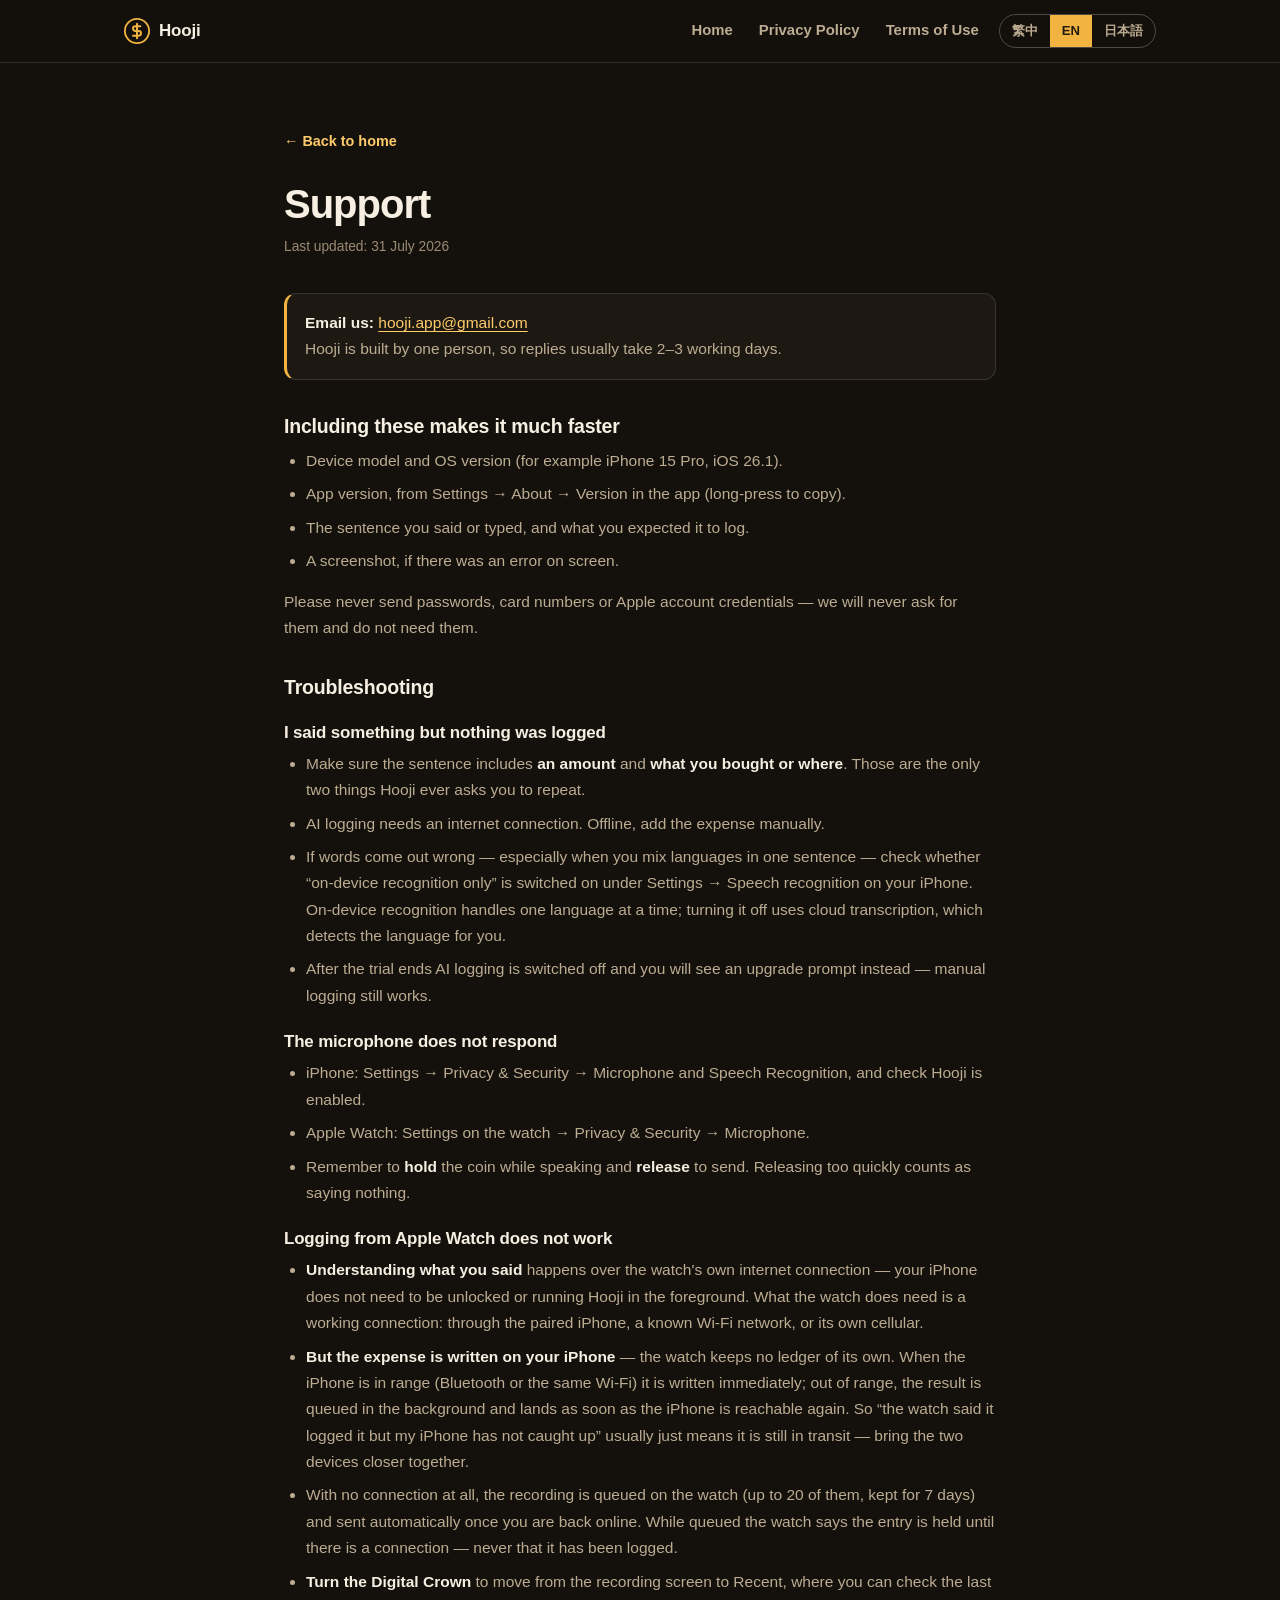
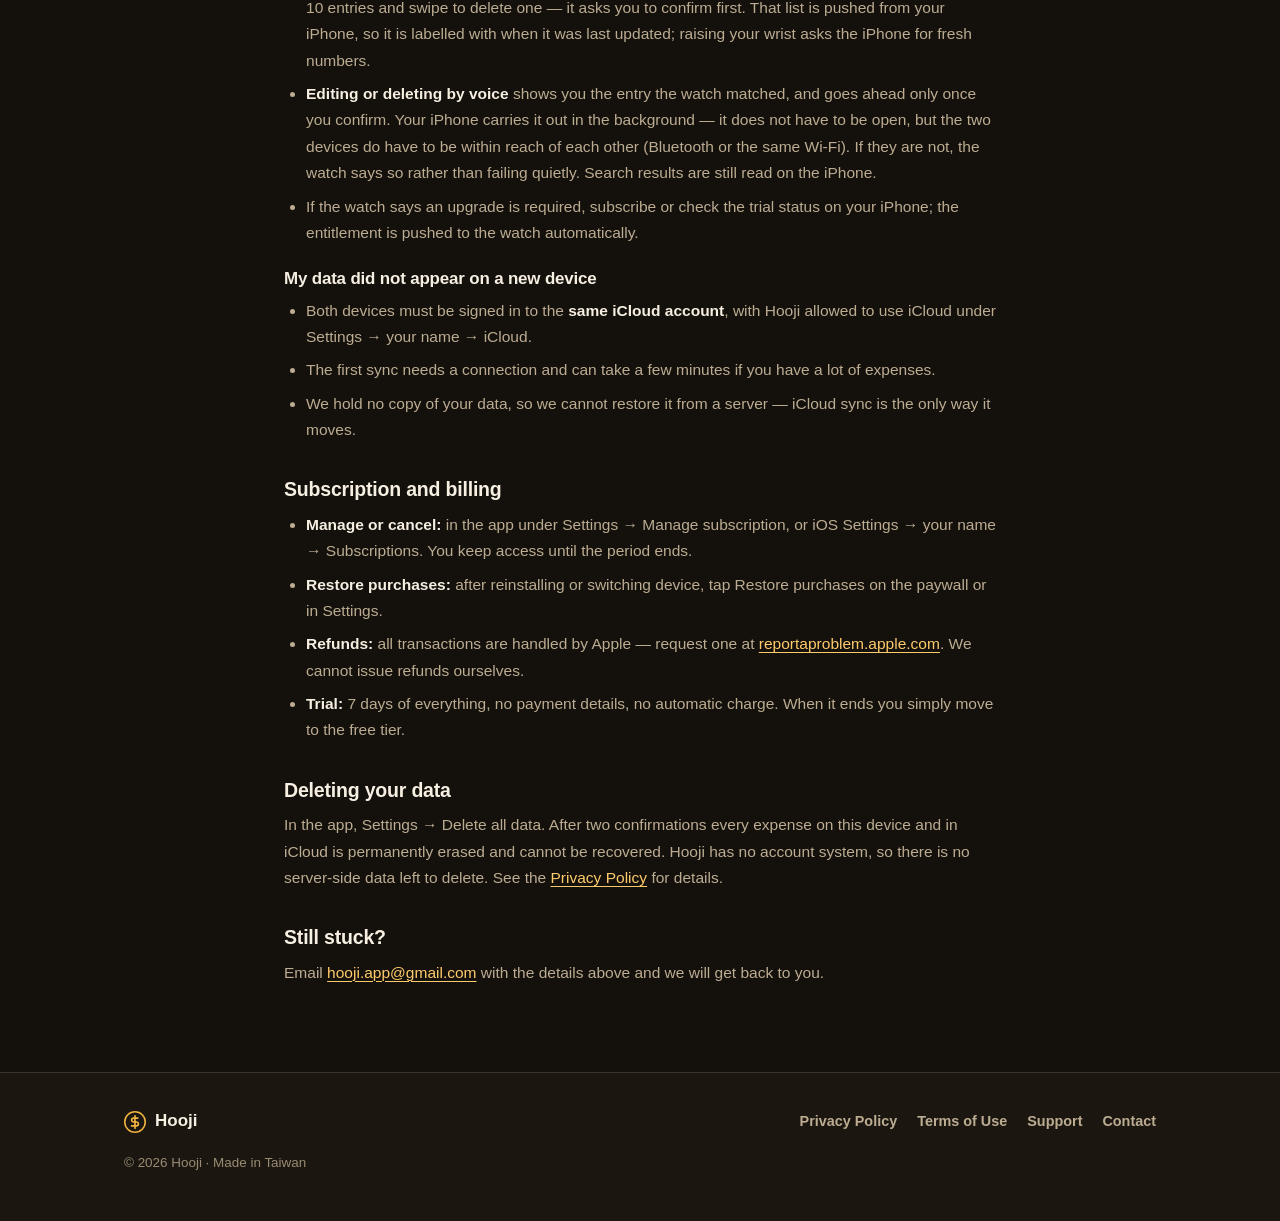
<file: support.html>
<!DOCTYPE html>
<!-- 支援頁。App Store Connect 的 Support URL 就填這一頁。 -->
<html lang="zh-Hant">
<head>
<meta charset="utf-8">
<meta name="viewport" content="width=device-width, initial-scale=1">
<title data-i18n="meta_title_support">支援 — 夥計 Hooji</title>
<meta name="description" content="夥計（Hooji）支援：常見問題排解、訂閱管理、資料刪除與聯絡方式。">
<!-- 官網固定深色（見 style.css 開頭）：工具列跟著底色，用金色會在深色頁面上突兀 -->
<meta name="theme-color" content="#14110c">
<link rel="icon" href="assets/favicon.svg" type="image/svg+xml">
<link rel="apple-touch-icon" href="assets/apple-touch-icon.png">
<link rel="stylesheet" href="style.css">
</head>
<body>

<header class="site">
  <div class="wrap">
    <a class="brand" href="index.html">
      <svg class="coin" viewBox="0 0 100 100" fill="none" stroke="currentColor" stroke-linecap="round" aria-hidden="true">
        <circle cx="50" cy="50" r="46.5" stroke-width="7"/>
        <path d="M 50 21.95 V 78.05" stroke-width="7.6"/>
        <path d="M 62.75 32.15 H 43.625 A 8.925 8.925 0 0 0 43.625 50 H 56.375 A 8.925 8.925 0 0 1 56.375 67.85 H 34.7" stroke-width="7.6"/>
      </svg>
      <span data-i18n="brand">夥計</span><span class="en-name" data-i18n="brand_sub">Hooji</span>
    </a>
    <nav class="top">
      <a href="index.html" data-i18n="nav_home">回首頁</a>
      <a href="privacy.html" data-i18n="foot_privacy">隱私權政策</a>
      <a href="terms.html" data-i18n="foot_terms">使用條款</a>
      <span class="lang-switch" role="group" aria-label="Language">
        <button type="button" data-lang="zh">繁中</button>
        <button type="button" data-lang="en">EN</button>
        <button type="button" data-lang="ja">日本語</button>
      </span>
    </nav>
  </div>
</header>

<article class="doc">
  <div class="wrap">
    <a class="back-link" href="index.html" data-i18n="back_home">← 回首頁</a>

    <!-- ==================== 繁體中文 ==================== -->
    <div data-lang-only="zh">
      <h1>支援</h1>
      <p class="updated">最後更新：2026 年 7 月 31 日</p>

      <div class="callout">
        <p><strong>直接聯絡：</strong><a href="mailto:hooji.app@gmail.com">hooji.app@gmail.com</a><br>
        夥計是個人開發的 App，通常會在 2–3 個工作日內回覆。</p>
      </div>

      <h2>回報問題時，附上這些會快很多</h2>
      <ul>
        <li>裝置型號與系統版本（例如 iPhone 15 Pro、iOS 26.1）。</li>
        <li>App 版本：App 內「設定 → 關於 → 版本」，長按可複製。</li>
        <li>你說（或打）的那一句話，以及你預期會記成什麼。</li>
        <li>如果畫面有錯誤訊息，附上截圖。</li>
      </ul>
      <p class="small">請不要在信件中提供密碼、信用卡號或 Apple 帳號憑證——我們不會、也不需要跟你要這些。</p>

      <h2>常見狀況排解</h2>

      <h3>說了話卻沒有記成一筆帳</h3>
      <ul>
        <li>確認說出來的內容包含<strong>金額</strong>，以及<strong>買了什麼或在哪買</strong>。夥計只在缺少這兩者時才會回問。</li>
        <li>AI 記帳需要網路連線，離線時請改用手動新增。</li>
        <li>辨識聽錯（尤其一句話裡夾雜不同語言）時，檢查 iPhone「設定 → 語音辨識」是否開著「只用裝置端辨識」：裝置端辨識一次只認得一種語言，關掉它會改用雲端辨識，自動判斷你講的是哪種語言。</li>
        <li>試用到期後 AI 記帳會關閉，此時只會看到升級提示——手動記帳仍可使用。</li>
      </ul>

      <h3>麥克風沒有反應</h3>
      <ul>
        <li>iPhone：設定 → 隱私權與安全性 → 麥克風／語音辨識，確認夥計已開啟。</li>
        <li>Apple Watch：手錶上的設定 → 隱私權與安全性 → 麥克風。</li>
        <li>記得是<strong>押住</strong>金幣說話、<strong>放開</strong>才送出；太快放開會被視為沒說話。</li>
      </ul>

      <h3>Apple Watch 記不到帳</h3>
      <ul>
        <li><strong>聽懂你說什麼</strong>這一步由手錶自己連網完成，不需要 iPhone 解鎖，也不需要夥計開在前景。要確認的是手錶本身能連上網路——透過配對的 iPhone、已知的 Wi-Fi，或手錶自己的行動網路。</li>
        <li><strong>但帳要寫進 iPhone 上的夥計</strong>：手錶本身不保存帳目。iPhone 在可連線範圍內（藍牙或同一個 Wi-Fi）時會立刻寫入；離得太遠時系統會把結果排進背景佇列，等 iPhone 回到範圍內自動補上。所以「手錶說記好了、iPhone 上卻還沒出現」通常只是還沒送達，把兩台裝置放近一點就會補上。</li>
        <li>手錶完全沒有網路時，錄音會先留在手錶上排隊（最多 20 筆、保留 7 天），回到線上會自動送出。排隊中手錶會顯示「已保留，連上網路會自動記錄」而不是「已記錄」。</li>
        <li><strong>轉動數位錶冠</strong>可以從錄音畫面切到「最近記錄」，核對最近 10 筆、左滑刪除（刪除前會先確認）。這一頁的資料由 iPhone 推來，所以會標示「更新於…」；抬手回到 App 時，手錶會自動向 iPhone 要一份新的數字。</li>
        <li><strong>用語音修改或刪除</strong>時，手錶會先把它比對到的那一筆秀出來讓你核對，按下確認才執行——執行由 iPhone 在背景完成，不必打開夥計，但兩台裝置要連得上（藍牙或同一個 Wi-Fi）。連不上時手錶會直接說明，不會默默失敗。查詢結果目前仍需在 iPhone 上看。</li>
        <li>手錶顯示需要升級時，請在 iPhone 上訂閱或確認試用狀態，狀態會自動推送到手錶。</li>
      </ul>

      <h3>換了裝置，資料沒出現</h3>
      <ul>
        <li>兩台裝置必須登入<strong>同一個 iCloud 帳號</strong>，且「設定 → 你的名字 → iCloud」中已允許夥計使用 iCloud。</li>
        <li>首次同步需要網路，資料量大時可能要等幾分鐘。</li>
        <li>我們沒有你的資料副本，因此無法從伺服器替你還原——同步是唯一的搬家方式。</li>
      </ul>

      <h2>訂閱與付款</h2>
      <ul>
        <li><strong>管理或取消：</strong>App 內「設定 → 管理訂閱」，或 iPhone「設定 → 你的名字 → 訂閱項目」。取消後可用到當期結束。</li>
        <li><strong>恢復購買：</strong>換裝置或重裝後，到付費頁或「設定 → 恢復購買」按一下即可。</li>
        <li><strong>退款：</strong>所有交易由 Apple 處理，請至 <a href="https://reportaproblem.apple.com" rel="noopener">reportaproblem.apple.com</a> 申請；我們無法代為退款。</li>
        <li><strong>試用：</strong>7 天全功能、不必先綁付款、不會自動扣款；到期只是降級成免費層。</li>
      </ul>

      <h2>刪除你的資料</h2>
      <p>App 內「設定 → 刪除所有資料」，兩次確認後永久刪除這台裝置與 iCloud 上的全部支出，無法復原。因為夥計沒有帳號系統，也沒有需要另外刪除的伺服器資料。詳見<a href="privacy.html">隱私權政策</a>。</p>

      <h2>還沒解決？</h2>
      <p>寫信給我 <a href="mailto:hooji.app@gmail.com">hooji.app@gmail.com</a>，附上上面那幾項資訊，我會盡快回覆。</p>
    </div>

    <!-- ==================== English ==================== -->
    <div data-lang-only="en">
      <h1>Support</h1>
      <p class="updated">Last updated: 31 July 2026</p>

      <div class="callout">
        <p><strong>Email us:</strong> <a href="mailto:hooji.app@gmail.com">hooji.app@gmail.com</a><br>
        Hooji is built by one person, so replies usually take 2–3 working days.</p>
      </div>

      <h2>Including these makes it much faster</h2>
      <ul>
        <li>Device model and OS version (for example iPhone 15 Pro, iOS 26.1).</li>
        <li>App version, from Settings → About → Version in the app (long-press to copy).</li>
        <li>The sentence you said or typed, and what you expected it to log.</li>
        <li>A screenshot, if there was an error on screen.</li>
      </ul>
      <p class="small">Please never send passwords, card numbers or Apple account credentials — we will never ask for them and do not need them.</p>

      <h2>Troubleshooting</h2>

      <h3>I said something but nothing was logged</h3>
      <ul>
        <li>Make sure the sentence includes <strong>an amount</strong> and <strong>what you bought or where</strong>. Those are the only two things Hooji ever asks you to repeat.</li>
        <li>AI logging needs an internet connection. Offline, add the expense manually.</li>
        <li>If words come out wrong — especially when you mix languages in one sentence — check whether “on-device recognition only” is switched on under Settings → Speech recognition on your iPhone. On-device recognition handles one language at a time; turning it off uses cloud transcription, which detects the language for you.</li>
        <li>After the trial ends AI logging is switched off and you will see an upgrade prompt instead — manual logging still works.</li>
      </ul>

      <h3>The microphone does not respond</h3>
      <ul>
        <li>iPhone: Settings → Privacy &amp; Security → Microphone and Speech Recognition, and check Hooji is enabled.</li>
        <li>Apple Watch: Settings on the watch → Privacy &amp; Security → Microphone.</li>
        <li>Remember to <strong>hold</strong> the coin while speaking and <strong>release</strong> to send. Releasing too quickly counts as saying nothing.</li>
      </ul>

      <h3>Logging from Apple Watch does not work</h3>
      <ul>
        <li><strong>Understanding what you said</strong> happens over the watch's own internet connection — your iPhone does not need to be unlocked or running Hooji in the foreground. What the watch does need is a working connection: through the paired iPhone, a known Wi-Fi network, or its own cellular.</li>
        <li><strong>But the expense is written on your iPhone</strong> — the watch keeps no ledger of its own. When the iPhone is in range (Bluetooth or the same Wi-Fi) it is written immediately; out of range, the result is queued in the background and lands as soon as the iPhone is reachable again. So “the watch said it logged it but my iPhone has not caught up” usually just means it is still in transit — bring the two devices closer together.</li>
        <li>With no connection at all, the recording is queued on the watch (up to 20 of them, kept for 7 days) and sent automatically once you are back online. While queued the watch says the entry is held until there is a connection — never that it has been logged.</li>
        <li><strong>Turn the Digital Crown</strong> to move from the recording screen to Recent, where you can check the last 10 entries and swipe to delete one — it asks you to confirm first. That list is pushed from your iPhone, so it is labelled with when it was last updated; raising your wrist asks the iPhone for fresh numbers.</li>
        <li><strong>Editing or deleting by voice</strong> shows you the entry the watch matched, and goes ahead only once you confirm. Your iPhone carries it out in the background — it does not have to be open, but the two devices do have to be within reach of each other (Bluetooth or the same Wi-Fi). If they are not, the watch says so rather than failing quietly. Search results are still read on the iPhone.</li>
        <li>If the watch says an upgrade is required, subscribe or check the trial status on your iPhone; the entitlement is pushed to the watch automatically.</li>
      </ul>

      <h3>My data did not appear on a new device</h3>
      <ul>
        <li>Both devices must be signed in to the <strong>same iCloud account</strong>, with Hooji allowed to use iCloud under Settings → your name → iCloud.</li>
        <li>The first sync needs a connection and can take a few minutes if you have a lot of expenses.</li>
        <li>We hold no copy of your data, so we cannot restore it from a server — iCloud sync is the only way it moves.</li>
      </ul>

      <h2>Subscription and billing</h2>
      <ul>
        <li><strong>Manage or cancel:</strong> in the app under Settings → Manage subscription, or iOS Settings → your name → Subscriptions. You keep access until the period ends.</li>
        <li><strong>Restore purchases:</strong> after reinstalling or switching device, tap Restore purchases on the paywall or in Settings.</li>
        <li><strong>Refunds:</strong> all transactions are handled by Apple — request one at <a href="https://reportaproblem.apple.com" rel="noopener">reportaproblem.apple.com</a>. We cannot issue refunds ourselves.</li>
        <li><strong>Trial:</strong> 7 days of everything, no payment details, no automatic charge. When it ends you simply move to the free tier.</li>
      </ul>

      <h2>Deleting your data</h2>
      <p>In the app, Settings → Delete all data. After two confirmations every expense on this device and in iCloud is permanently erased and cannot be recovered. Hooji has no account system, so there is no server-side data left to delete. See the <a href="privacy.html">Privacy Policy</a> for details.</p>

      <h2>Still stuck?</h2>
      <p>Email <a href="mailto:hooji.app@gmail.com">hooji.app@gmail.com</a> with the details above and we will get back to you.</p>
    </div>

    <!-- ==================== 日本語 ==================== -->
    <div data-lang-only="ja">
      <h1>サポート</h1>
      <p class="updated">最終更新：2026 年 7 月 31 日</p>

      <div class="callout">
        <p><strong>直接のお問い合わせ：</strong><a href="mailto:hooji.app@gmail.com">hooji.app@gmail.com</a><br>
        Hooji は個人で開発しているアプリのため、返信までに 2〜3 営業日ほどいただいています。</p>
      </div>

      <h2>ご報告のときにあると助かるもの</h2>
      <ul>
        <li>機種と OS のバージョン（例：iPhone 15 Pro、iOS 26.1）。</li>
        <li>アプリのバージョン。アプリ内の「設定 → アプリについて → バージョン」から確認でき、長押しでコピーできます。</li>
        <li>話した（または入力した）ひと言と、どう記録されると思っていたか。</li>
        <li>画面にエラーが出ていた場合は、そのスクリーンショット。</li>
      </ul>
      <p class="small">パスワード、クレジットカード番号、Apple アカウントの認証情報はお送りにならないでください。こちらからお尋ねすることはなく、必要もありません。</p>

      <h2>よくある症状と対処</h2>

      <h3>話したのに記録されない</h3>
      <ul>
        <li>話した内容に<strong>金額</strong>と<strong>何を買ったか、またはどこで買ったか</strong>が含まれているか確認してください。Hooji が聞き返すのは、この 2 つが足りないときだけです。</li>
        <li>AI での記録にはインターネット接続が必要です。オフラインのときは手動で追加してください。</li>
        <li>聞き取りを誤るとき（特に 1 つの文に複数の言語が混ざるとき）は、iPhone の「設定 → 音声認識」で「デバイス上の認識のみ」がオンになっていないか確認してください。デバイス上の認識は一度に 1 つの言語しか扱えません。オフにするとクラウドでの認識に切り替わり、話した言語を自動で判別します。</li>
        <li>お試し期間が終わると AI での記録はオフになり、アップグレードの案内が表示されます。手動での記録は引き続き使えます。</li>
      </ul>

      <h3>マイクが反応しない</h3>
      <ul>
        <li>iPhone：「設定 → プライバシーとセキュリティ → マイク／音声認識」で Hooji がオンになっているか確認してください。</li>
        <li>Apple Watch：Apple Watch の「設定 → プライバシーとセキュリティ → マイク」。</li>
        <li>コインは<strong>長押ししたまま</strong>話し、<strong>離すと</strong>送信されます。すぐに離すと、何も話さなかったものとして扱われます。</li>
      </ul>

      <h3>Apple Watch から記録できない</h3>
      <ul>
        <li><strong>話した内容を聞き取る</strong>ところまでは Apple Watch が自分の通信で行います。iPhone のロックを解除する必要も、Hooji を前面に出しておく必要もありません。必要なのは Apple Watch 自身がインターネットに接続できることです——ペアリング済みの iPhone 経由、既知の Wi-Fi、または Apple Watch のモバイル通信のいずれかです。</li>
        <li><strong>ただし支出を書き込むのは iPhone の Hooji です。</strong>Apple Watch 自身は帳簿を持ちません。iPhone が通信できる範囲（Bluetooth または同じ Wi-Fi）にあればすぐに書き込まれ、離れているときは結果がバックグラウンドのキューに入り、iPhone が再び届く範囲に入ると自動的に反映されます。「Apple Watch では記録できたのに iPhone にまだ出てこない」のは、多くの場合まだ届いていないだけです。2 つのデバイスを近づけてみてください。</li>
        <li>まったく接続がないときは、録音が Apple Watch 内で順番待ちになり（最大 20 件、7 日間）、オンラインに戻ると自動的に送信されます。待っているあいだ Apple Watch は「保存しました。接続後に自動で記録します」と表示し、<strong>「記録しました」とは表示しません</strong>。</li>
        <li><strong>Digital Crown を回す</strong>と、録音の画面から「最近の記録」に切り替わります。直近 10 件を確認でき、左にスワイプすると削除できます（削除の前に確認があります）。この一覧は iPhone から送られてくるため、いつ更新されたかが表示されます。腕を上げてアプリに戻ると、Apple Watch が iPhone に新しい数字を自動で要求します。</li>
        <li><strong>音声で変更・削除する</strong>ときは、Apple Watch が一致した記録を先に表示し、確定を押すまで実行されません。実行するのは iPhone のバックグラウンドなので Hooji を開いておく必要はありませんが、2 つのデバイスが通信できる範囲（Bluetooth または同じ Wi-Fi）にある必要があります。届かないときは、黙って失敗するのではなく Apple Watch がその旨を表示します。検索結果の確認は、現在のところ iPhone で行う必要があります。</li>
        <li>Apple Watch にアップグレードを促す表示が出た場合は、iPhone で登録するか、お試しの状態をご確認ください。状態は自動的に Apple Watch に送られます。</li>
      </ul>

      <h3>機種変更したらデータが出てこない</h3>
      <ul>
        <li>両方のデバイスが<strong>同じ iCloud アカウント</strong>にサインインしていて、「設定 → 自分の名前 → iCloud」で Hooji の iCloud 利用が許可されている必要があります。</li>
        <li>初回の同期には接続が必要で、記録が多い場合は数分かかることがあります。</li>
        <li>私たちはあなたのデータの複製を持っていないため、サーバーから復元することはできません。iCloud 同期が唯一の移行手段です。</li>
      </ul>

      <h2>サブスクリプションと支払い</h2>
      <ul>
        <li><strong>管理・解約：</strong>アプリ内の「設定 → サブスクリプションを管理」、または iPhone の「設定 → 自分の名前 → サブスクリプション」。解約後も現在の期間が終わるまで利用できます。</li>
        <li><strong>購入の復元：</strong>機種変更や再インストールのあとは、購入画面または「設定 → 購入を復元」から実行してください。</li>
        <li><strong>返金：</strong>すべての取引は Apple が処理しています。<a href="https://reportaproblem.apple.com" rel="noopener">reportaproblem.apple.com</a> からご申請ください。私たちが返金を行うことはできません。</li>
        <li><strong>お試し：</strong>7 日間すべての機能を利用でき、支払い情報の登録は不要、自動的な課金もありません。期間が終わると無料プランに切り替わるだけです。</li>
      </ul>

      <h2>データの削除</h2>
      <p>アプリ内の「設定 → すべてのデータを削除」から、2 回の確認を経て、このデバイスと iCloud にあるすべての支出を完全に削除できます。復元はできません。Hooji にはアカウント機能がないため、別途削除が必要なサーバー側のデータもありません。詳しくは<a href="privacy.html">プライバシーポリシー</a>をご覧ください。</p>

      <h2>それでも解決しないときは</h2>
      <p>上記の情報を添えて <a href="mailto:hooji.app@gmail.com">hooji.app@gmail.com</a> までメールをお送りください。できるだけ早くお返事します。</p>
    </div>
  </div>
</article>

<footer class="site">
  <div class="wrap">
    <div class="f-brand">
      <svg class="coin" viewBox="0 0 100 100" fill="none" stroke="currentColor" stroke-linecap="round" aria-hidden="true">
        <circle cx="50" cy="50" r="46.5" stroke-width="7"/>
        <path d="M 50 21.95 V 78.05" stroke-width="7.6"/>
        <path d="M 62.75 32.15 H 43.625 A 8.925 8.925 0 0 0 43.625 50 H 56.375 A 8.925 8.925 0 0 1 56.375 67.85 H 34.7" stroke-width="7.6"/>
      </svg>
      <span data-i18n="brand">夥計</span>
    </div>
    <div class="links">
      <a href="privacy.html" data-i18n="foot_privacy">隱私權政策</a>
      <a href="terms.html" data-i18n="foot_terms">使用條款</a>
      <a href="support.html" data-i18n="foot_support">支援</a>
      <a href="mailto:hooji.app@gmail.com" data-i18n="foot_contact">聯絡我們</a>
    </div>
    <div class="copy" data-i18n="foot_copy">© 2026 夥計 Hooji · 台灣製造</div>
  </div>
</footer>

<script src="i18n.js"></script>
</body>
</html>
</file>
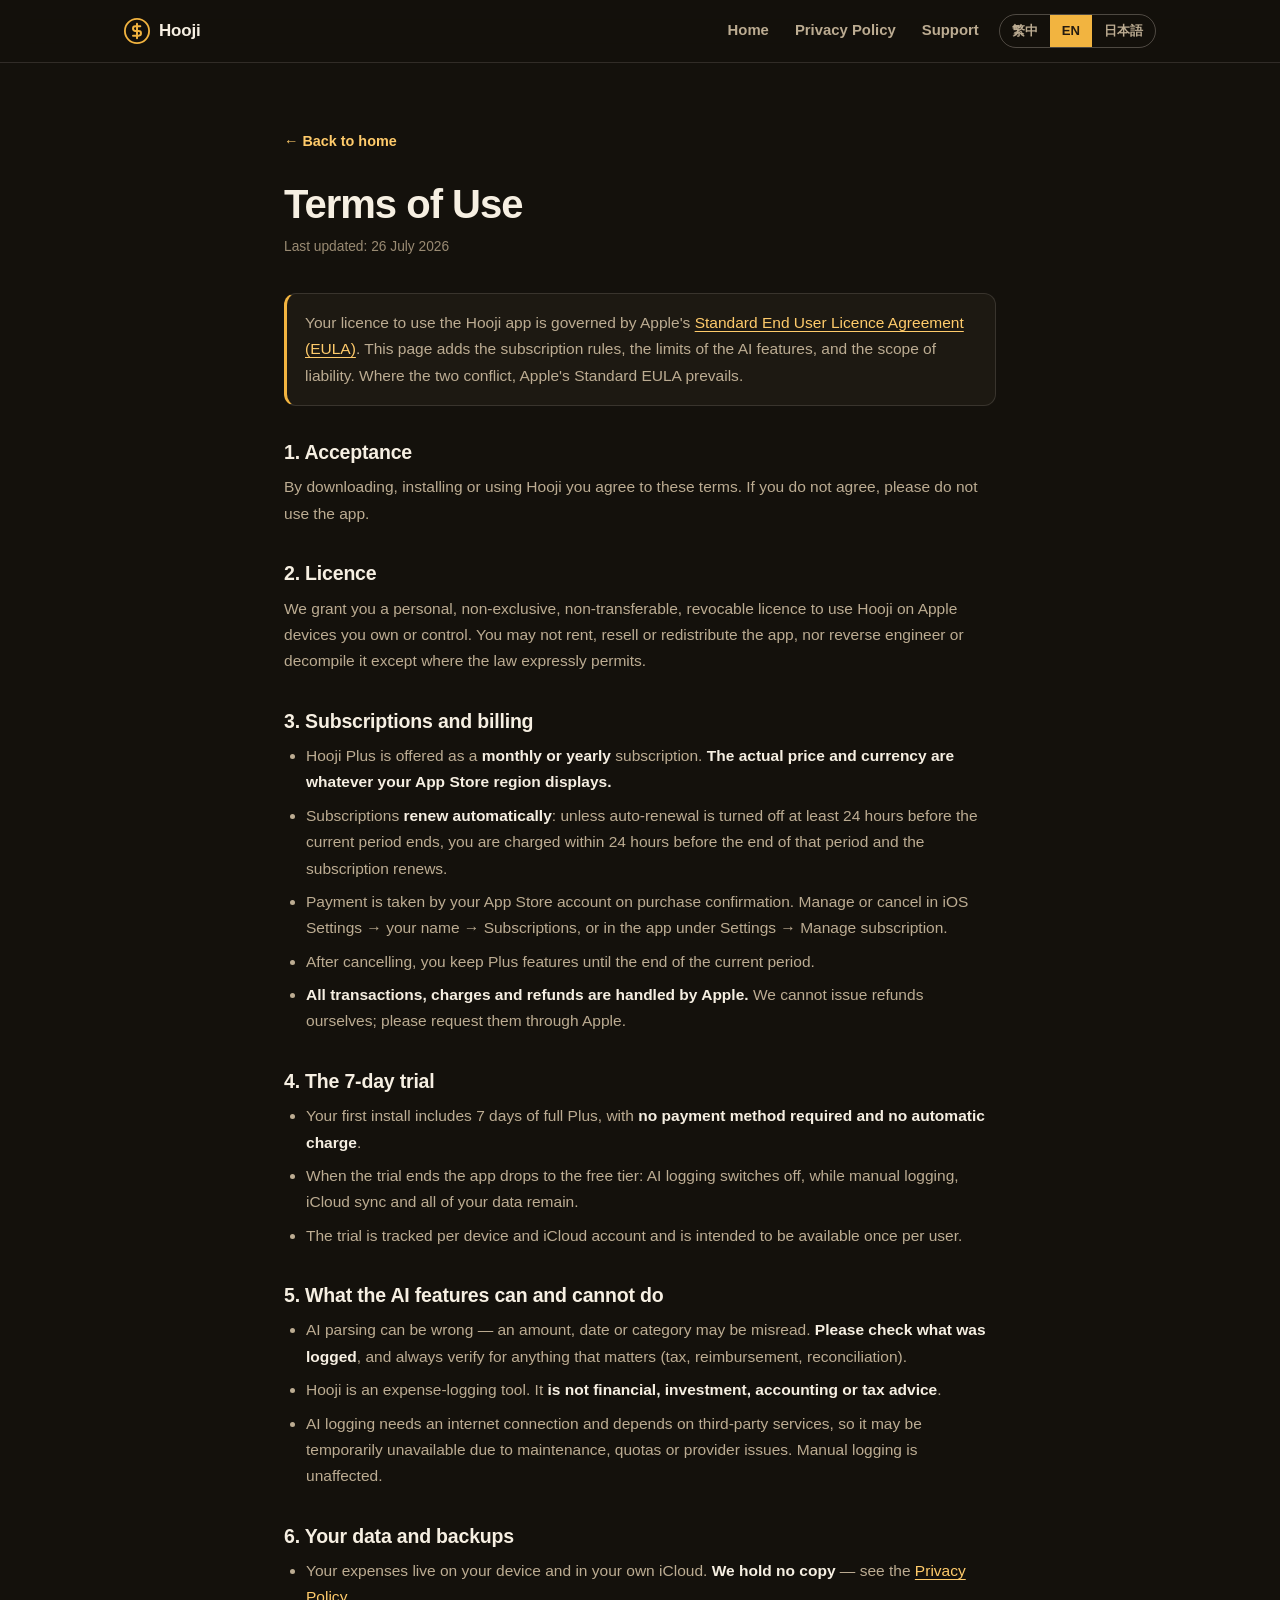
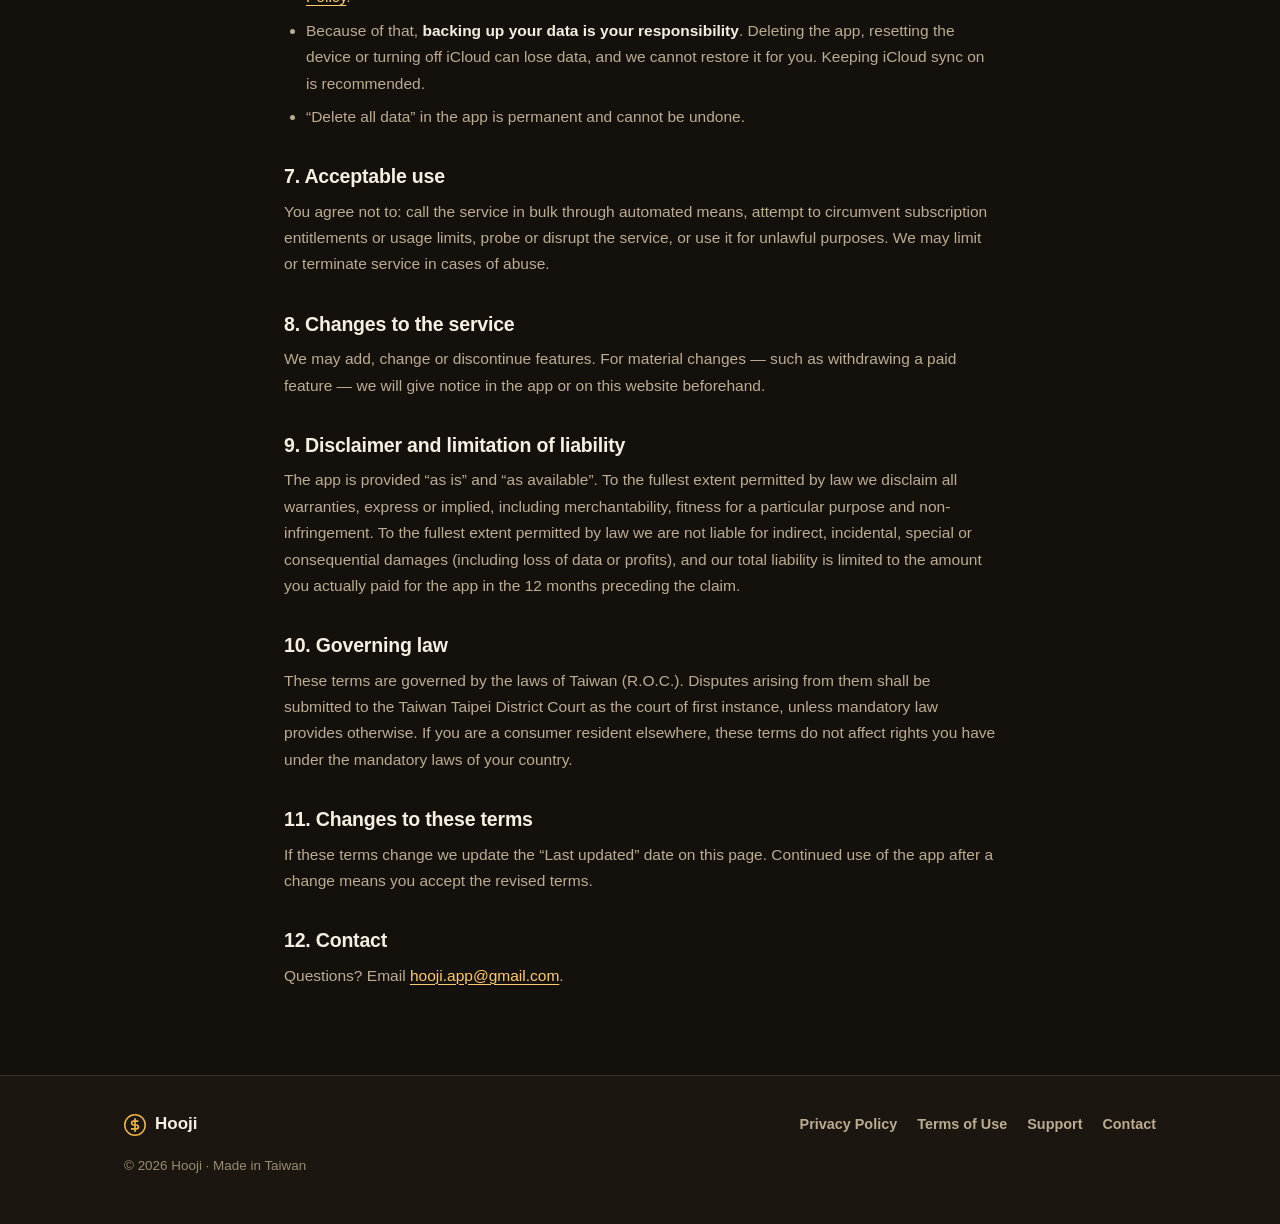
<file: terms.html>
<!DOCTYPE html>
<!-- 使用條款。App 本身的授權以 Apple 標準 EULA 為準（App 內付費頁連的就是那份），
     本頁補充訂閱、AI 功能限制與責任範圍。若日後改用自訂 EULA，記得同步 AppConfig.termsOfUseURL。 -->
<html lang="zh-Hant">
<head>
<meta charset="utf-8">
<meta name="viewport" content="width=device-width, initial-scale=1">
<title data-i18n="meta_title_terms">使用條款 — 夥計 Hooji</title>
<meta name="description" content="夥計（Hooji）使用條款：訂閱與試用規則、AI 功能的限制、責任範圍。">
<!-- 官網固定深色（見 style.css 開頭）：工具列跟著底色，用金色會在深色頁面上突兀 -->
<meta name="theme-color" content="#14110c">
<link rel="icon" href="assets/favicon.svg" type="image/svg+xml">
<link rel="apple-touch-icon" href="assets/apple-touch-icon.png">
<link rel="stylesheet" href="style.css">
</head>
<body>

<header class="site">
  <div class="wrap">
    <a class="brand" href="index.html">
      <svg class="coin" viewBox="0 0 100 100" fill="none" stroke="currentColor" stroke-linecap="round" aria-hidden="true">
        <circle cx="50" cy="50" r="46.5" stroke-width="7"/>
        <path d="M 50 21.95 V 78.05" stroke-width="7.6"/>
        <path d="M 62.75 32.15 H 43.625 A 8.925 8.925 0 0 0 43.625 50 H 56.375 A 8.925 8.925 0 0 1 56.375 67.85 H 34.7" stroke-width="7.6"/>
      </svg>
      <span data-i18n="brand">夥計</span><span class="en-name" data-i18n="brand_sub">Hooji</span>
    </a>
    <nav class="top">
      <a href="index.html" data-i18n="nav_home">回首頁</a>
      <a href="privacy.html" data-i18n="foot_privacy">隱私權政策</a>
      <a href="support.html" data-i18n="nav_support">支援</a>
      <span class="lang-switch" role="group" aria-label="Language">
        <button type="button" data-lang="zh">繁中</button>
        <button type="button" data-lang="en">EN</button>
        <button type="button" data-lang="ja">日本語</button>
      </span>
    </nav>
  </div>
</header>

<article class="doc">
  <div class="wrap">
    <a class="back-link" href="index.html" data-i18n="back_home">← 回首頁</a>

    <!-- ==================== 繁體中文 ==================== -->
    <div data-lang-only="zh">
      <h1>使用條款</h1>
      <p class="updated">最後更新：2026 年 7 月 26 日</p>

      <div class="callout">
        <p>你對夥計 App 的使用授權，適用 Apple 的<a href="https://www.apple.com/legal/internet-services/itunes/dev/stdeula/" rel="noopener">標準最終使用者授權合約（EULA）</a>。本頁補充說明訂閱規則、AI 功能的限制與責任範圍；兩者衝突時，以 Apple 標準 EULA 為準。</p>
      </div>

      <h2>一、接受條款</h2>
      <p>下載、安裝或使用夥計（Hooji），即表示你同意本條款。若不同意，請不要使用本 App。</p>

      <h2>二、授權範圍</h2>
      <p>我們授予你個人、非專屬、不可轉讓、可撤回的授權，在你擁有或控制的 Apple 裝置上使用夥計。你不得出租、轉售、散布本 App，或對其進行反向工程、反編譯（法律明文允許者除外）。</p>

      <h2>三、訂閱與付費</h2>
      <ul>
        <li>夥計 Plus 提供<strong>月繳與年繳</strong>兩種方案。<strong>實際價格與幣別以你的 App Store 地區顯示為準</strong>。</li>
        <li>訂閱為<strong>自動續訂</strong>：除非於當期結束前至少 24 小時關閉自動續訂，否則系統會在當期結束前 24 小時內扣款並續訂。</li>
        <li>付款於確認購買時由你的 App Store 帳號扣取。訂閱管理與取消，請至 iPhone「設定 → 你的名字 → 訂閱項目」，或 App 內「設定 → 管理訂閱」。</li>
        <li>取消後，你仍可使用 Plus 功能至當期結束。</li>
        <li><strong>所有交易、扣款與退款皆由 Apple 處理</strong>，我們無法代為退款；退款請依 Apple 的規定申請。</li>
      </ul>

      <h2>四、7 天試用</h2>
      <ul>
        <li>首次安裝後享有 7 天完整 Plus 功能，<strong>不需要先提供付款方式，也不會自動扣款</strong>。</li>
        <li>試用到期後自動降級為免費層：AI 記帳功能關閉，手動記帳、iCloud 同步與你的全部資料保留。</li>
        <li>試用以裝置與 iCloud 帳號為單位記錄，每位使用者原則上僅一次。</li>
      </ul>

      <h2>五、AI 功能的性質與限制</h2>
      <ul>
        <li>AI 解析可能出錯——金額、日期或分類都可能被理解錯誤。<strong>記帳結果請自行確認</strong>，重要用途（報稅、報帳、對帳）務必自行核對。</li>
        <li>夥計是記帳工具，<strong>不構成財務、投資、會計或稅務建議</strong>。</li>
        <li>AI 記帳需要網路連線，且仰賴第三方服務；服務可能因維護、額度或供應商因素暫時無法使用。手動記帳不受影響。</li>
      </ul>

      <h2>六、你的資料與備份</h2>
      <ul>
        <li>你的支出資料存在你的裝置與你自己的 iCloud，<strong>我們沒有副本</strong>（詳見<a href="privacy.html">隱私權政策</a>）。</li>
        <li>因此，<strong>資料備份是你的責任</strong>。刪除 App、重設裝置或關閉 iCloud 都可能造成資料遺失，我們無法為你還原。建議保持 iCloud 同步開啟。</li>
        <li>App 內「刪除所有資料」為永久刪除，無法復原。</li>
      </ul>

      <h2>七、可接受的使用</h2>
      <p>你同意不會：以自動化方式大量呼叫本服務、嘗試繞過訂閱權益或使用限制、對服務進行滲透或干擾、或利用本服務從事違法行為。我們保留在濫用情況下限制或終止服務的權利。</p>

      <h2>八、服務變更與中止</h2>
      <p>我們可能新增、修改或停止部分功能。若為重大變更（例如停止某項付費功能），會於 App 內或本網站事先告知。</p>

      <h2>九、免責聲明與責任限制</h2>
      <p>本 App 以「現況」與「現有可用」方式提供，於法律允許的最大範圍內，不提供任何明示或默示的擔保（包括適售性、特定目的適用性與不侵權）。於法律允許的最大範圍內，我們對任何間接、附隨、特殊或衍生性損害（包含資料遺失、利潤損失）不負賠償責任；我們的總責任上限，以你在請求發生前 12 個月內就本 App 實際支付的金額為限。</p>

      <h2>十、準據法與管轄</h2>
      <p>本條款以中華民國（台灣）法律為準據法。因本條款所生之爭議，除法律另有強制規定外，以臺灣臺北地方法院為第一審管轄法院。若你以消費者身分居住於其他國家，本條款不影響你依當地強制性法律所享有的權利。</p>

      <h2>十一、條款變更</h2>
      <p>本條款如有修改，會更新本頁「最後更新」日期。修改後繼續使用本 App，視為同意修改後的條款。</p>

      <h2>十二、聯絡</h2>
      <p>有任何問題請寄信到 <a href="mailto:hooji.app@gmail.com">hooji.app@gmail.com</a>。</p>
    </div>

    <!-- ==================== English ==================== -->
    <div data-lang-only="en">
      <h1>Terms of Use</h1>
      <p class="updated">Last updated: 26 July 2026</p>

      <div class="callout">
        <p>Your licence to use the Hooji app is governed by Apple's <a href="https://www.apple.com/legal/internet-services/itunes/dev/stdeula/" rel="noopener">Standard End User Licence Agreement (EULA)</a>. This page adds the subscription rules, the limits of the AI features, and the scope of liability. Where the two conflict, Apple's Standard EULA prevails.</p>
      </div>

      <h2>1. Acceptance</h2>
      <p>By downloading, installing or using Hooji you agree to these terms. If you do not agree, please do not use the app.</p>

      <h2>2. Licence</h2>
      <p>We grant you a personal, non-exclusive, non-transferable, revocable licence to use Hooji on Apple devices you own or control. You may not rent, resell or redistribute the app, nor reverse engineer or decompile it except where the law expressly permits.</p>

      <h2>3. Subscriptions and billing</h2>
      <ul>
        <li>Hooji Plus is offered as a <strong>monthly or yearly</strong> subscription. <strong>The actual price and currency are whatever your App Store region displays.</strong></li>
        <li>Subscriptions <strong>renew automatically</strong>: unless auto-renewal is turned off at least 24 hours before the current period ends, you are charged within 24 hours before the end of that period and the subscription renews.</li>
        <li>Payment is taken by your App Store account on purchase confirmation. Manage or cancel in iOS Settings → your name → Subscriptions, or in the app under Settings → Manage subscription.</li>
        <li>After cancelling, you keep Plus features until the end of the current period.</li>
        <li><strong>All transactions, charges and refunds are handled by Apple.</strong> We cannot issue refunds ourselves; please request them through Apple.</li>
      </ul>

      <h2>4. The 7-day trial</h2>
      <ul>
        <li>Your first install includes 7 days of full Plus, with <strong>no payment method required and no automatic charge</strong>.</li>
        <li>When the trial ends the app drops to the free tier: AI logging switches off, while manual logging, iCloud sync and all of your data remain.</li>
        <li>The trial is tracked per device and iCloud account and is intended to be available once per user.</li>
      </ul>

      <h2>5. What the AI features can and cannot do</h2>
      <ul>
        <li>AI parsing can be wrong — an amount, date or category may be misread. <strong>Please check what was logged</strong>, and always verify for anything that matters (tax, reimbursement, reconciliation).</li>
        <li>Hooji is an expense-logging tool. It <strong>is not financial, investment, accounting or tax advice</strong>.</li>
        <li>AI logging needs an internet connection and depends on third-party services, so it may be temporarily unavailable due to maintenance, quotas or provider issues. Manual logging is unaffected.</li>
      </ul>

      <h2>6. Your data and backups</h2>
      <ul>
        <li>Your expenses live on your device and in your own iCloud. <strong>We hold no copy</strong> — see the <a href="privacy.html">Privacy Policy</a>.</li>
        <li>Because of that, <strong>backing up your data is your responsibility</strong>. Deleting the app, resetting the device or turning off iCloud can lose data, and we cannot restore it for you. Keeping iCloud sync on is recommended.</li>
        <li>“Delete all data” in the app is permanent and cannot be undone.</li>
      </ul>

      <h2>7. Acceptable use</h2>
      <p>You agree not to: call the service in bulk through automated means, attempt to circumvent subscription entitlements or usage limits, probe or disrupt the service, or use it for unlawful purposes. We may limit or terminate service in cases of abuse.</p>

      <h2>8. Changes to the service</h2>
      <p>We may add, change or discontinue features. For material changes — such as withdrawing a paid feature — we will give notice in the app or on this website beforehand.</p>

      <h2>9. Disclaimer and limitation of liability</h2>
      <p>The app is provided “as is” and “as available”. To the fullest extent permitted by law we disclaim all warranties, express or implied, including merchantability, fitness for a particular purpose and non-infringement. To the fullest extent permitted by law we are not liable for indirect, incidental, special or consequential damages (including loss of data or profits), and our total liability is limited to the amount you actually paid for the app in the 12 months preceding the claim.</p>

      <h2>10. Governing law</h2>
      <p>These terms are governed by the laws of Taiwan (R.O.C.). Disputes arising from them shall be submitted to the Taiwan Taipei District Court as the court of first instance, unless mandatory law provides otherwise. If you are a consumer resident elsewhere, these terms do not affect rights you have under the mandatory laws of your country.</p>

      <h2>11. Changes to these terms</h2>
      <p>If these terms change we update the “Last updated” date on this page. Continued use of the app after a change means you accept the revised terms.</p>

      <h2>12. Contact</h2>
      <p>Questions? Email <a href="mailto:hooji.app@gmail.com">hooji.app@gmail.com</a>.</p>
    </div>

    <!-- ==================== 日本語 ==================== -->
    <!-- 事実（サブスクリプションの条件、お試しの扱い、責任の範囲、準拠法）は
         繁體中文版・English 版と完全に一致させること。 -->
    <div data-lang-only="ja">
      <h1>利用規約</h1>
      <p class="updated">最終更新：2026 年 7 月 26 日</p>

      <div class="callout">
        <p>Hooji アプリのご利用に関するライセンスは、Apple の<a href="https://www.apple.com/legal/internet-services/itunes/dev/stdeula/" rel="noopener">標準エンドユーザー使用許諾契約（EULA）</a>に従います。本ページは、サブスクリプションの条件、AI 機能の限界、責任の範囲を補足するものです。両者が矛盾する場合は、Apple の標準 EULA が優先します。</p>
      </div>

      <h2>1. 規約への同意</h2>
      <p>Hooji をダウンロード、インストール、または使用することにより、本規約に同意したものとみなされます。同意されない場合は、本アプリをご利用にならないでください。</p>

      <h2>2. ライセンスの範囲</h2>
      <p>私たちは、あなたが所有または管理する Apple デバイス上で Hooji を使用するための、個人的・非独占的・譲渡不可・取り消し可能なライセンスを許諾します。本アプリを貸与、転売、頒布すること、また法律が明示的に認める場合を除きリバースエンジニアリングや逆コンパイルを行うことはできません。</p>

      <h2>3. サブスクリプションと支払い</h2>
      <ul>
        <li>Hooji Plus には<strong>月額と年額</strong>の 2 つのプランがあります。<strong>実際の価格と通貨は、お使いの App Store の地域の表示に従います。</strong></li>
        <li>サブスクリプションは<strong>自動更新</strong>です。現在の期間が終了する 24 時間以上前に自動更新をオフにしない限り、期間終了の 24 時間前までに課金され、更新されます。</li>
        <li>購入を確定した時点で、お使いの App Store アカウントから支払いが行われます。管理と解約は、iPhone の「設定 → 自分の名前 → サブスクリプション」、またはアプリ内の「設定 → サブスクリプションを管理」から行えます。</li>
        <li>解約後も、現在の期間が終わるまでは Plus の機能を引き続き利用できます。</li>
        <li><strong>すべての取引・課金・返金は Apple が処理します。</strong>私たちが返金を行うことはできません。返金は Apple の定める手続きに従ってご申請ください。</li>
      </ul>

      <h2>4. 7 日間のお試し</h2>
      <ul>
        <li>初回インストール後の 7 日間は Plus のすべての機能を利用でき、<strong>支払い方法の登録は不要で、自動的な課金もありません</strong>。</li>
        <li>お試し期間が終わると自動的に無料プランに切り替わります。AI 記録の機能はオフになりますが、手動での記録、iCloud 同期、そしてあなたのデータはすべて残ります。</li>
        <li>お試しはデバイスと iCloud アカウントの単位で記録され、原則として利用者ごとに 1 回です。</li>
      </ul>

      <h2>5. AI 機能の性質と限界</h2>
      <ul>
        <li>AI の解析は誤ることがあります——金額、日付、カテゴリのいずれも読み違える可能性があります。<strong>記録された内容はご自身でご確認ください</strong>。確定申告、経費精算、口座の照合など重要な用途では、必ずご自身で確かめてください。</li>
        <li>Hooji は記録のための道具であり、<strong>財務・投資・会計・税務に関する助言ではありません</strong>。</li>
        <li>AI での記録にはインターネット接続が必要で、第三者のサービスに依存しています。メンテナンス、利用量の上限、提供元の事情により一時的に利用できないことがあります。手動での記録は影響を受けません。</li>
      </ul>

      <h2>6. あなたのデータとバックアップ</h2>
      <ul>
        <li>あなたの支出データはお使いのデバイスとご自身の iCloud にあり、<strong>私たちに複製はありません</strong>（詳しくは<a href="privacy.html">プライバシーポリシー</a>をご覧ください）。</li>
        <li>そのため、<strong>データのバックアップはあなたの責任となります</strong>。アプリの削除、デバイスの初期化、iCloud のオフはデータの消失につながる可能性があり、私たちが復元することはできません。iCloud 同期はオンのままにしておくことをおすすめします。</li>
        <li>アプリ内の「すべてのデータを削除」は完全な削除であり、取り消せません。</li>
      </ul>

      <h2>7. 許容される利用</h2>
      <p>次の行為を行わないことに同意していただきます：自動化された手段で本サービスを大量に呼び出すこと、サブスクリプションの権利や利用制限を回避しようとすること、本サービスに対して侵入や妨害を試みること、本サービスを違法な目的に利用すること。濫用がある場合、私たちはサービスを制限または終了することがあります。</p>

      <h2>8. サービスの変更と終了</h2>
      <p>私たちは機能を追加、変更、または終了することがあります。有料機能の終了など重要な変更については、事前にアプリ内または本ウェブサイトでお知らせします。</p>

      <h2>9. 免責事項と責任の制限</h2>
      <p>本アプリは「現状有姿」かつ「提供可能な範囲」で提供されます。法律で認められる最大限の範囲において、商品性、特定目的への適合性、非侵害を含む明示または黙示のいかなる保証も行いません。法律で認められる最大限の範囲において、間接的・付随的・特別・結果的損害（データの喪失や逸失利益を含みます）について責任を負わず、私たちの責任の総額は、請求の発生前 12 か月間にあなたが本アプリに対して実際に支払った金額を上限とします。</p>

      <h2>10. 準拠法と管轄</h2>
      <p>本規約は台湾（中華民国）法を準拠法とします。本規約に起因する紛争については、法律に別段の強行規定がある場合を除き、台湾台北地方法院を第一審の管轄裁判所とします。あなたが消費者として他国に居住している場合、本規約は、居住国の強行法規に基づいてあなたが有する権利に影響を及ぼしません。</p>

      <h2>11. 本規約の変更</h2>
      <p>本規約を変更した場合は、このページの「最終更新」の日付を更新します。変更後も本アプリの利用を続けた場合、変更後の規約に同意したものとみなされます。</p>

      <h2>12. お問い合わせ</h2>
      <p>ご質問は <a href="mailto:hooji.app@gmail.com">hooji.app@gmail.com</a> までメールでお願いします。</p>
    </div>
  </div>
</article>

<footer class="site">
  <div class="wrap">
    <div class="f-brand">
      <svg class="coin" viewBox="0 0 100 100" fill="none" stroke="currentColor" stroke-linecap="round" aria-hidden="true">
        <circle cx="50" cy="50" r="46.5" stroke-width="7"/>
        <path d="M 50 21.95 V 78.05" stroke-width="7.6"/>
        <path d="M 62.75 32.15 H 43.625 A 8.925 8.925 0 0 0 43.625 50 H 56.375 A 8.925 8.925 0 0 1 56.375 67.85 H 34.7" stroke-width="7.6"/>
      </svg>
      <span data-i18n="brand">夥計</span>
    </div>
    <div class="links">
      <a href="privacy.html" data-i18n="foot_privacy">隱私權政策</a>
      <a href="terms.html" data-i18n="foot_terms">使用條款</a>
      <a href="support.html" data-i18n="foot_support">支援</a>
      <a href="mailto:hooji.app@gmail.com" data-i18n="foot_contact">聯絡我們</a>
    </div>
    <div class="copy" data-i18n="foot_copy">© 2026 夥計 Hooji · 台灣製造</div>
  </div>
</footer>

<script src="i18n.js"></script>
</body>
</html>
</file>
<file: style.css>
/* 夥計（Hooji）官網樣式。
   設計取自 App Icon：金幣的金色漸層 ＋ 深褐色線條。

   **官網固定深色，不跟隨系統偏好**（2026-08-03）：金色在近黑底上的對比最強，
   而訪客只會停留幾分鐘、不需要在大太陽下讀——那正是官網與 App 的差別，
   **App 端維持跟隨系統**（記帳常發生在戶外，深色在強光下對比會急遽下降）。

   實作是把深色值直接寫成 `:root` 的預設，而不是留一組淺色再用媒體查詢覆蓋——
   後者會讓淺色值成為「載入瞬間閃一下」的來源，也讓下一個人以為兩種都還要維護。
   淺色那一組已整組刪除；要恢復雙色系就把值搬回媒體查詢裡。 */

:root {
  color-scheme: dark; /* 讓捲軸、表單控制項等瀏覽器原生 UI 也走深色，否則會出現亮白捲軸 */
  --bg: #14110c;
  --bg-tint: #1b1710;
  --surface: #1d1912;
  --surface-2: #241f16;
  --ink: #f6efe2;
  --ink-2: #bcac92;
  --ink-3: #9a8b73;
  --gold: #f2b440;
  --gold-soft: #ffd583;
  --gold-deep: #ffcb6b;
  --line: rgba(246, 239, 226, 0.13);
  --line-strong: rgba(246, 239, 226, 0.26);
  --shadow: 0 1px 2px rgba(0, 0, 0, 0.4), 0 12px 32px rgba(0, 0, 0, 0.35);
  --shadow-lg: 0 2px 6px rgba(0, 0, 0, 0.45), 0 28px 60px rgba(0, 0, 0, 0.5);
  --radius: 18px;
  --wrap: 1080px;
  --font: -apple-system, BlinkMacSystemFont, "Segoe UI", "PingFang TC",
    "Noto Sans TC", "Hiragino Sans", "Microsoft JhengHei", Roboto, Helvetica, Arial, sans-serif;
}

* { box-sizing: border-box; }

html { scroll-behavior: smooth; }
@media (prefers-reduced-motion: reduce) {
  html { scroll-behavior: auto; }
  *, *::before, *::after { animation-duration: 0.001ms !important; animation-iteration-count: 1 !important; transition-duration: 0.001ms !important; }
}

body {
  margin: 0;
  background: var(--bg);
  color: var(--ink);
  font-family: var(--font);
  font-size: 17px;
  line-height: 1.7;
  -webkit-font-smoothing: antialiased;
  text-rendering: optimizeLegibility;
}

.wrap { width: 100%; max-width: var(--wrap); margin: 0 auto; padding: 0 24px; }

a { color: var(--gold-deep); text-decoration-thickness: 1px; text-underline-offset: 3px; }
a:hover { color: var(--gold); }

h1, h2, h3 { line-height: 1.25; letter-spacing: -0.01em; margin: 0 0 12px; }
h1 { font-size: clamp(2.1rem, 5.2vw, 3.4rem); font-weight: 800; letter-spacing: -0.025em; }
h2 { font-size: clamp(1.5rem, 3.4vw, 2.15rem); font-weight: 750; }
h3 { font-size: 1.06rem; font-weight: 700; }
p { margin: 0 0 14px; }

.hl { color: var(--gold-deep); }
.sub { color: var(--ink-2); max-width: 62ch; }
.small { font-size: 0.86rem; color: var(--ink-3); }

/* ---------- Header ---------- */

header.site {
  position: sticky; top: 0; z-index: 50;
  background: color-mix(in srgb, var(--bg) 88%, transparent);
  backdrop-filter: saturate(180%) blur(14px);
  -webkit-backdrop-filter: saturate(180%) blur(14px);
  border-bottom: 1px solid var(--line);
}
header.site .wrap { display: flex; align-items: center; gap: 18px; min-height: 62px; flex-wrap: wrap; }

.brand {
  display: inline-flex; align-items: center; gap: 9px;
  font-weight: 800; font-size: 1.06rem; letter-spacing: -0.01em;
  color: var(--ink); text-decoration: none; margin-right: auto;
}
.brand .coin { width: 26px; height: 26px; color: var(--gold); flex: none; }
.brand .en-name { color: var(--ink-3); font-weight: 600; font-size: 0.9rem; }
/* 英文版這個旁註是空字串（品牌名本身就是 Hooji），空的話連 gap 一起收掉 */
.brand .en-name:empty { display: none; }

nav.top { display: flex; align-items: center; gap: 6px; flex-wrap: wrap; }
nav.top a {
  color: var(--ink-2); text-decoration: none; font-size: 0.93rem; font-weight: 600;
  padding: 7px 10px; border-radius: 9px;
}
nav.top a:hover { color: var(--ink); background: var(--bg-tint); }

.lang-switch {
  display: inline-flex; margin-left: 4px;
  border: 1px solid var(--line-strong); border-radius: 999px; overflow: hidden;
}
.lang-switch button {
  appearance: none; border: 0; background: transparent; cursor: pointer;
  font: inherit; font-size: 0.82rem; font-weight: 700; color: var(--ink-2);
  padding: 5px 12px;
}
.lang-switch button[aria-pressed="true"] { background: var(--gold); color: #241b10; }

/* ---------- Buttons ---------- */

.btn {
  display: inline-flex; align-items: center; justify-content: center; gap: 8px;
  background: var(--gold); color: #241b10;
  border: 1px solid transparent; border-radius: 999px;
  padding: 12px 22px; font-weight: 700; font-size: 0.98rem;
  text-decoration: none; cursor: pointer;
  box-shadow: 0 1px 2px rgba(36, 27, 16, 0.12);
  transition: transform 0.15s ease, filter 0.15s ease;
}
.btn:hover { filter: brightness(1.06); color: #241b10; transform: translateY(-1px); }
.btn.alt { background: transparent; color: var(--ink); border-color: var(--line-strong); box-shadow: none; }
.btn.alt:hover { background: var(--bg-tint); color: var(--ink); }
.btn.sm { padding: 8px 15px; font-size: 0.88rem; }
.btn.is-disabled { background: var(--surface-2); color: var(--ink-3); border-color: var(--line); cursor: default; box-shadow: none; }
.btn.is-disabled:hover { transform: none; filter: none; color: var(--ink-3); }

/* ---------- Sections ---------- */

section.block { padding: clamp(56px, 8vw, 92px) 0; }
section.tint { background: var(--bg-tint); }
.section-head { max-width: 720px; margin-bottom: 38px; }

.eyebrow {
  display: inline-block; font-size: 0.78rem; font-weight: 750;
  letter-spacing: 0.09em; text-transform: uppercase;
  color: var(--gold-deep); margin-bottom: 12px;
}

/* ---------- Hero ---------- */

.hero { padding: clamp(46px, 7vw, 86px) 0 clamp(40px, 6vw, 72px); position: relative; overflow: hidden; }
.hero::before {
  content: ""; position: absolute; inset: -40% 40% 40% -20%;
  background: radial-gradient(closest-side, color-mix(in srgb, var(--gold) 22%, transparent), transparent 72%);
  pointer-events: none;
}
.hero-grid {
  position: relative; display: grid; gap: clamp(30px, 5vw, 56px);
  grid-template-columns: minmax(0, 1.05fr) minmax(0, 0.95fr); align-items: center;
}
@media (max-width: 860px) { .hero-grid { grid-template-columns: 1fr; } }

.hero .tag { font-size: 1.1rem; color: var(--ink-2); max-width: 46ch; }
.hero .cta { display: flex; flex-wrap: wrap; gap: 12px; margin: 24px 0 12px; }

/* 桌機專用的 QR 下載入口。
   手機上隱藏：在手機上顯示一個要用手機掃的 QR 沒有意義，只會佔掉首屏。
   斷點用 hover 能力而非寬度——平板與觸控筆電也該當成「手機那一類」
   （它們可以直接點連結安裝），純寬度判斷會誤傷。 */
.qr-hint { display: none; }
@media (min-width: 900px) and (hover: hover) {
  .qr-hint {
    display: inline-flex; align-items: center; gap: 12px;
    margin-top: 18px; padding: 10px 14px 10px 10px;
    border: 1px solid var(--line); border-radius: 14px;
    background: var(--surface);
  }
  /* QR 一律白底深色模組——反白的 QR 有些掃描器讀不到，
     所以這裡不跟著深色模式反轉，只加一圈留白。 */
  .qr-hint img { display: block; background: #fff; border-radius: 6px; padding: 5px; }
  .qr-hint span { font-size: .86rem; color: var(--ink-2); }
}
.hero-badges { display: flex; flex-wrap: wrap; gap: 8px 16px; margin-top: 22px; padding: 0; list-style: none; }
.hero-badges li { display: inline-flex; align-items: center; gap: 7px; font-size: 0.88rem; color: var(--ink-2); font-weight: 600; }
.hero-badges .dot { width: 6px; height: 6px; border-radius: 50%; background: var(--gold); flex: none; }

/* ---------- 手機示意（純 CSS，不是實機截圖） ---------- */

.phone-stage { display: flex; justify-content: center; }
.phone {
  width: min(310px, 82vw); border-radius: 42px; padding: 11px;
  background: linear-gradient(160deg, #3a2f21, #1b1610);
  box-shadow: var(--shadow-lg);
  border: 1px solid rgba(255, 255, 255, 0.08);
}
.phone-screen {
  background: var(--surface); border-radius: 32px; overflow: hidden;
  display: flex; flex-direction: column; min-height: 552px;
}
.phone-bar {
  display: flex; justify-content: space-between; align-items: center;
  padding: 12px 18px 2px; font-size: 0.72rem; font-weight: 700; color: var(--ink-2);
}
.phone-bar .notch { width: 62px; height: 17px; border-radius: 999px; background: var(--ink); opacity: 0.85; }
.phone-bar .status-icons { display: inline-flex; align-items: center; gap: 4px; }
.phone-bar .status-icons svg { height: 11px; width: auto; }
.phone-title { padding: 6px 18px 10px; font-size: 1.3rem; font-weight: 800; }
.phone-body { flex: 1; padding: 0 14px; display: flex; flex-direction: column; gap: 10px; }

.bubble {
  align-self: flex-end; max-width: 82%;
  background: var(--gold); color: #241b10;
  padding: 9px 14px; border-radius: 17px 17px 5px 17px;
  font-size: 0.9rem; font-weight: 600;
}
.rec-card {
  align-self: stretch; background: var(--surface-2); border: 1px solid var(--line);
  border-radius: 15px; padding: 12px 14px; font-size: 0.84rem;
}
.rec-card .rc-title { display: flex; align-items: center; gap: 7px; font-weight: 750; margin-bottom: 8px; }
.rec-card .rc-title svg { width: 16px; height: 16px; color: var(--gold-deep); flex: none; }
.rec-row { display: flex; justify-content: space-between; gap: 12px; padding: 3px 0; color: var(--ink-2); }
.rec-row b { color: var(--ink); font-weight: 700; }

.phone-foot { padding: 14px 0 20px; display: flex; flex-direction: column; align-items: center; gap: 9px; }
.coin-btn {
  position: relative; width: 74px; height: 74px; border-radius: 50%;
  display: grid; place-items: center; color: var(--gold);
  background: radial-gradient(circle at 32% 28%, color-mix(in srgb, var(--gold) 26%, transparent), transparent 70%);
}
.coin-btn .coin { width: 62px; height: 62px; }
.coin-btn::after {
  content: ""; position: absolute; inset: 0; border-radius: 50%;
  border: 2px solid var(--gold); opacity: 0;
  animation: pulse 2.6s ease-out infinite;
}
@keyframes pulse {
  0% { transform: scale(0.86); opacity: 0.55; }
  70% { transform: scale(1.35); opacity: 0; }
  100% { transform: scale(1.35); opacity: 0; }
}
.hold-hint { font-size: 0.78rem; color: var(--ink-3); font-weight: 600; }
.phone-caption { text-align: center; font-size: 0.78rem; color: var(--ink-3); margin-top: 14px; }

/* ---------- 三步驟 ---------- */

.steps { display: grid; grid-template-columns: repeat(3, minmax(0, 1fr)); gap: 20px; counter-reset: step; }
@media (max-width: 780px) { .steps { grid-template-columns: 1fr; } }
.step {
  background: var(--surface); border: 1px solid var(--line); border-radius: var(--radius);
  padding: 24px 22px; box-shadow: var(--shadow);
}
.step .n {
  width: 32px; height: 32px; border-radius: 50%; display: grid; place-items: center;
  background: var(--gold); color: #241b10; font-weight: 800; font-size: 0.9rem; margin-bottom: 14px;
}
.step p { color: var(--ink-2); font-size: 0.94rem; margin: 0; }

/* ---------- 功能卡 ---------- */

.cards { display: grid; grid-template-columns: repeat(3, minmax(0, 1fr)); gap: 18px; }
@media (max-width: 900px) { .cards { grid-template-columns: repeat(2, minmax(0, 1fr)); } }
@media (max-width: 620px) { .cards { grid-template-columns: 1fr; } }
.card {
  background: var(--surface); border: 1px solid var(--line); border-radius: var(--radius);
  padding: 22px; box-shadow: var(--shadow); position: relative;
}
.card .ic {
  width: 38px; height: 38px; border-radius: 11px; display: grid; place-items: center;
  background: color-mix(in srgb, var(--gold) 18%, transparent); color: var(--gold-deep);
  margin-bottom: 13px;
}
.card .ic svg { width: 20px; height: 20px; }
.card p { color: var(--ink-2); font-size: 0.93rem; margin: 0; }
.tier {
  position: absolute; top: 18px; right: 18px;
  font-size: 0.7rem; font-weight: 800; letter-spacing: 0.04em;
  padding: 3px 9px; border-radius: 999px; border: 1px solid var(--line-strong); color: var(--ink-3);
}
.tier.plus { background: var(--gold); border-color: transparent; color: #241b10; }

/* ---------- 隱私 ---------- */

.privacy-grid { display: grid; grid-template-columns: repeat(3, minmax(0, 1fr)); gap: 18px; }
@media (max-width: 860px) { .privacy-grid { grid-template-columns: 1fr; } }
.p-item { border-left: 3px solid var(--gold); padding: 4px 0 4px 18px; }
.p-item p { color: var(--ink-2); font-size: 0.93rem; margin: 0; }

.flow {
  display: flex; align-items: center; gap: 10px; flex-wrap: wrap;
  background: var(--surface); border: 1px solid var(--line); border-radius: var(--radius);
  padding: 18px 20px; margin-top: 30px; box-shadow: var(--shadow);
  font-size: 0.88rem; font-weight: 650;
}
.flow .node { padding: 7px 13px; border-radius: 10px; background: var(--bg-tint); }
.flow .node.hot { background: color-mix(in srgb, var(--gold) 22%, transparent); }
.flow .arr { color: var(--ink-3); }

/* ---------- 定價 ---------- */

.plans { display: grid; grid-template-columns: repeat(2, minmax(0, 1fr)); gap: 20px; align-items: start; }
@media (max-width: 760px) { .plans { grid-template-columns: 1fr; } }
.plan {
  background: var(--surface); border: 1px solid var(--line); border-radius: var(--radius);
  padding: 26px 24px; box-shadow: var(--shadow);
}
.plan.featured { border-color: var(--gold); box-shadow: var(--shadow-lg); }
.plan .plan-name { display: flex; align-items: center; gap: 10px; margin-bottom: 6px; }
.plan .plan-name h3 { margin: 0; font-size: 1.25rem; }
.plan .badge {
  font-size: 0.7rem; font-weight: 800; padding: 3px 9px; border-radius: 999px;
  background: var(--gold); color: #241b10;
}
.price { font-size: 2rem; font-weight: 800; letter-spacing: -0.02em; margin: 8px 0 2px; }
.price small { font-size: 0.95rem; font-weight: 600; color: var(--ink-3); }
.price-alt { font-size: 0.88rem; color: var(--ink-2); margin-bottom: 16px; }
.plan ul { list-style: none; padding: 0; margin: 16px 0 0; display: grid; gap: 9px; }
.plan li { display: flex; gap: 9px; align-items: flex-start; font-size: 0.93rem; color: var(--ink-2); }
.plan li svg { width: 17px; height: 17px; flex: none; margin-top: 4px; color: var(--gold-deep); }
.plan li.off { color: var(--ink-3); }
.plan li.off svg { color: var(--ink-3); }

.trial-note {
  margin-top: 26px; background: var(--surface-2); border: 1px solid var(--line);
  border-radius: var(--radius); padding: 18px 20px; font-size: 0.9rem; color: var(--ink-2);
}
.trial-note strong { color: var(--ink); }

/* ---------- FAQ ---------- */

.faq { display: grid; gap: 10px; max-width: 820px; }
.faq details {
  background: var(--surface); border: 1px solid var(--line); border-radius: 14px;
  padding: 14px 18px; box-shadow: var(--shadow);
}
.faq summary {
  cursor: pointer; font-weight: 700; font-size: 0.98rem; list-style: none;
  display: flex; justify-content: space-between; gap: 14px; align-items: center;
}
.faq summary::-webkit-details-marker { display: none; }
.faq summary::after { content: "+"; color: var(--gold-deep); font-weight: 800; font-size: 1.2rem; }
.faq details[open] summary::after { content: "−"; }
.faq details p { margin: 12px 0 2px; color: var(--ink-2); font-size: 0.93rem; }

/* ---------- 內文頁（隱私／條款／支援） ---------- */

.doc { padding: clamp(36px, 6vw, 64px) 0 72px; }
.doc .wrap { max-width: 760px; }
.doc h1 { font-size: clamp(1.8rem, 4.2vw, 2.5rem); margin-bottom: 6px; }
.doc .updated { color: var(--ink-3); font-size: 0.86rem; margin-bottom: 34px; }
.doc h2 { font-size: 1.22rem; margin: 34px 0 10px; }
.doc h3 { margin: 22px 0 8px; }
.doc p, .doc li { color: var(--ink-2); font-size: 0.97rem; }
.doc ul, .doc ol { padding-left: 22px; margin: 0 0 14px; }
.doc li { margin-bottom: 7px; }
.doc strong { color: var(--ink); }
.doc .callout {
  background: var(--surface); border: 1px solid var(--line); border-left: 3px solid var(--gold);
  border-radius: 12px; padding: 16px 18px; margin: 20px 0;
}
.doc .callout p:last-child { margin-bottom: 0; }
.doc table { width: 100%; border-collapse: collapse; margin: 12px 0 20px; font-size: 0.92rem; }
.doc th, .doc td { text-align: left; padding: 10px 12px; border-bottom: 1px solid var(--line); vertical-align: top; }
.doc th { color: var(--ink); font-weight: 700; }
.doc td { color: var(--ink-2); }
.table-scroll { overflow-x: auto; }

.back-link { display: inline-flex; align-items: center; gap: 6px; font-size: 0.9rem; font-weight: 650; text-decoration: none; margin-bottom: 26px; }

/* ---------- Footer ---------- */

footer.site { border-top: 1px solid var(--line); padding: 34px 0 46px; background: var(--bg-tint); }
footer.site .wrap { display: flex; flex-wrap: wrap; gap: 16px 28px; align-items: center; justify-content: space-between; }
footer.site .f-brand { display: flex; align-items: center; gap: 9px; font-weight: 700; }
footer.site .f-brand .coin { width: 22px; height: 22px; color: var(--gold); }
footer.site .links { display: flex; flex-wrap: wrap; gap: 8px 20px; }
footer.site .links a { color: var(--ink-2); text-decoration: none; font-size: 0.9rem; font-weight: 600; }
footer.site .links a:hover { color: var(--gold-deep); }
footer.site .copy { color: var(--ink-3); font-size: 0.84rem; width: 100%; }

/* 語言切換：預設全部隱藏，i18n.js 只對目前語言那份加上 .is-active。
   （不要用 inline style 切換——清空 inline display 會退回這裡的 none，整頁變空白。） */
[data-lang-only] { display: none; }
[data-lang-only].is-active { display: block; }

/* ---------- 上架前的「即將推出」首頁 ---------- */
/* 完整行銷首頁保留在 home-full.html，上架後換回來時這一段可以留著不用刪。 */

.soon { padding: clamp(64px, 14vw, 140px) 0; text-align: center; }
.soon .wrap { max-width: 560px; }
.soon-coin { width: 96px; height: 96px; color: var(--gold); margin-bottom: 26px; }
.soon h1 { font-size: clamp(2rem, 6vw, 2.9rem); margin-bottom: 10px; }
.soon .tag { font-size: 1.15rem; color: var(--ink-2); margin-bottom: 6px; }
.soon .small { margin-bottom: 30px; }
.soon-contact a { font-weight: 650; text-decoration: none; }
.soon-contact a:hover { text-decoration: underline; }
</file>
